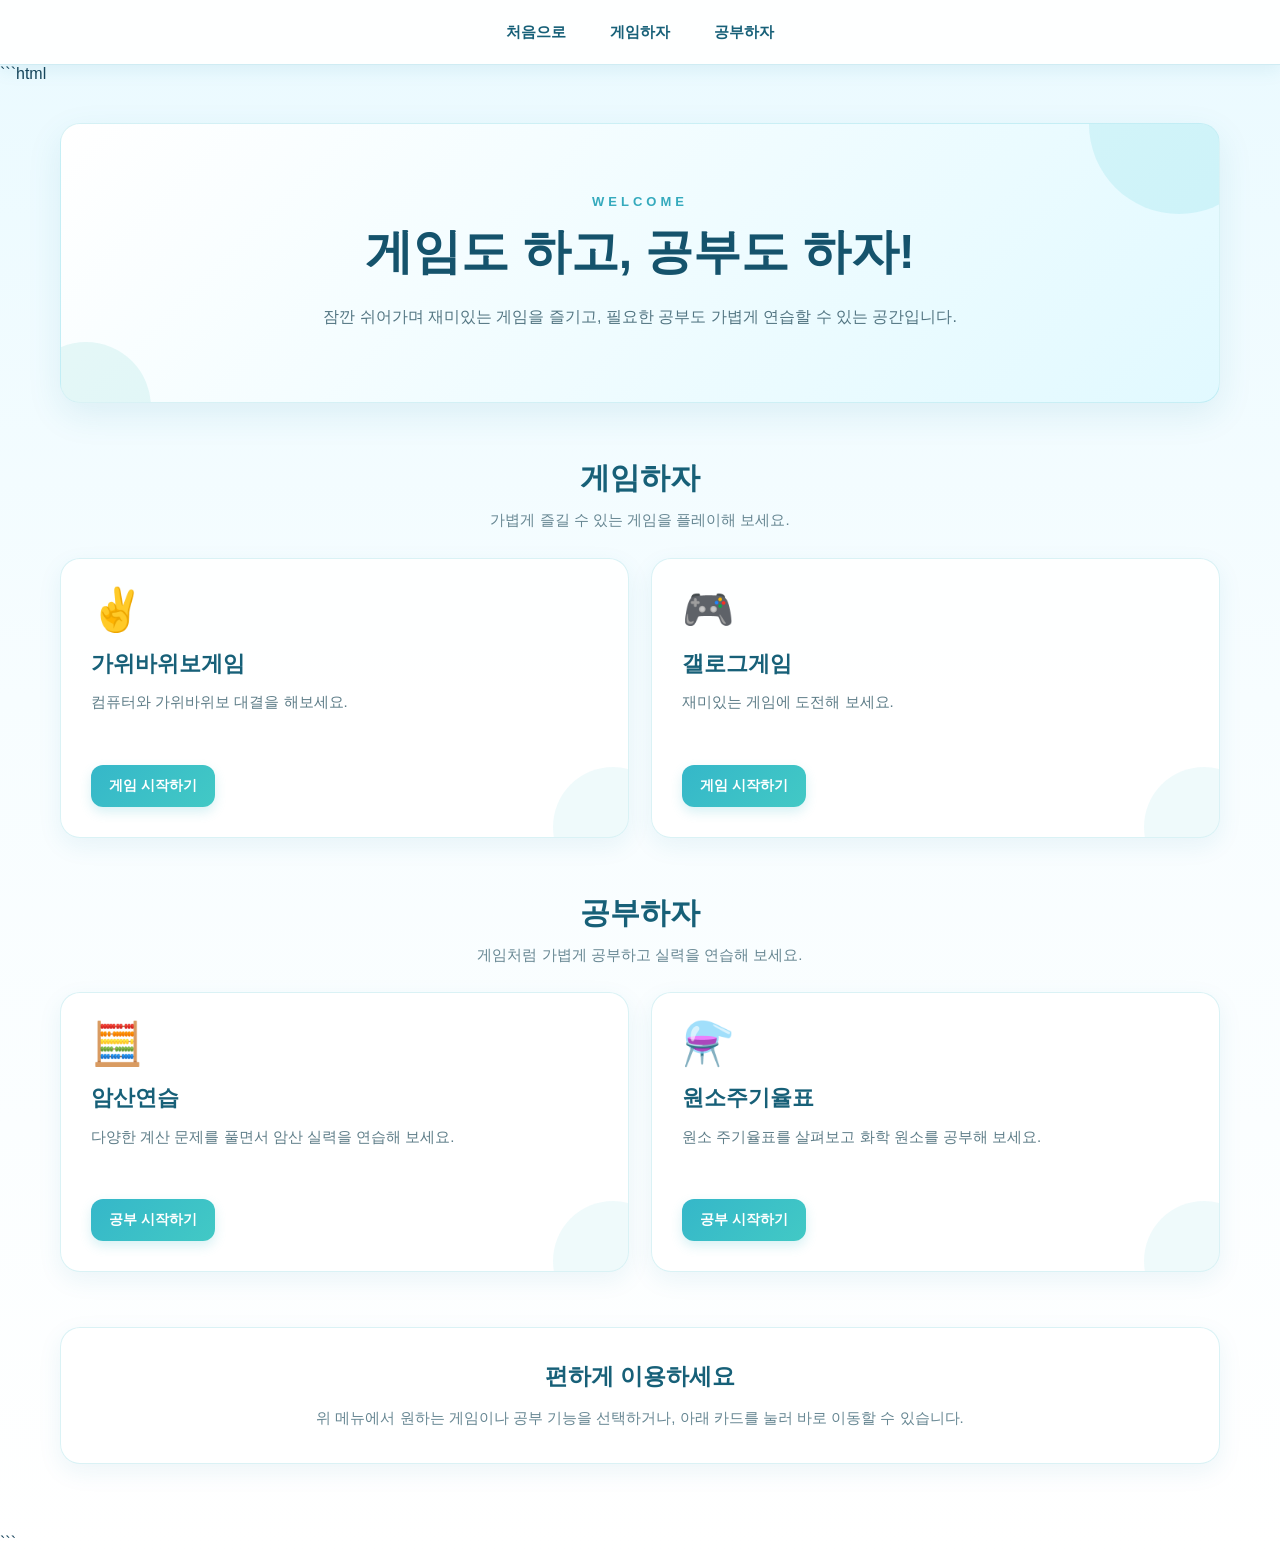
<file: index.html>
```html
<!-- 파일 경로: /index.html -->

<!DOCTYPE html>
<html lang="ko">
<head>
  <meta charset="UTF-8">
  <meta name="viewport" content="width=device-width, initial-scale=1.0">

  <title>게임과 공부의 작은 공간</title>

  <link rel="stylesheet" href="css/style.css">
</head>

<body>

  <main>

    <section class="hero-section card">

      <p class="hero-label">WELCOME</p>

      <h1>게임도 하고, 공부도 하자!</h1>

      <p class="hero-description">
        잠깐 쉬어가며 재미있는 게임을 즐기고,
        필요한 공부도 가볍게 연습할 수 있는 공간입니다.
      </p>

    </section>

    <section class="content-section">

      <div class="section-heading">
        <h2>게임하자</h2>

        <p>
          가볍게 즐길 수 있는 게임을 플레이해 보세요.
        </p>
      </div>

      <div class="card-grid">

        <a
          href="pages/rps.html"
          class="feature-card card"
        >
          <span class="feature-icon">✌️</span>

          <h3>가위바위보게임</h3>

          <p>
            컴퓨터와 가위바위보 대결을 해보세요.
          </p>

          <span class="feature-button">
            게임 시작하기
          </span>
        </a>

        <a
          href="pages/gallery-game.html"
          class="feature-card card"
        >
          <span class="feature-icon">🎮</span>

          <h3>갤로그게임</h3>

          <p>
            재미있는 게임에 도전해 보세요.
          </p>

          <span class="feature-button">
            게임 시작하기
          </span>
        </a>

      </div>

    </section>

    <section class="content-section">

      <div class="section-heading">
        <h2>공부하자</h2>

        <p>
          게임처럼 가볍게 공부하고 실력을 연습해 보세요.
        </p>
      </div>

      <div class="card-grid">

        <a
          href="pages/mental-math.html"
          class="feature-card card"
        >
          <span class="feature-icon">🧮</span>

          <h3>암산연습</h3>

          <p>
            다양한 계산 문제를 풀면서
            암산 실력을 연습해 보세요.
          </p>

          <span class="feature-button">
            공부 시작하기
          </span>
        </a>

        <a
          href="pages/periodic-table.html"
          class="feature-card card"
        >
          <span class="feature-icon">⚗️</span>

          <h3>원소주기율표</h3>

          <p>
            원소 주기율표를 살펴보고
            화학 원소를 공부해 보세요.
          </p>

          <span class="feature-button">
            공부 시작하기
          </span>
        </a>

      </div>

    </section>

    <section class="info-section card">

      <h2>편하게 이용하세요</h2>

      <p>
        위 메뉴에서 원하는 게임이나 공부 기능을 선택하거나,
        아래 카드를 눌러 바로 이동할 수 있습니다.
      </p>

    </section>

  </main>

  <script src="js/header.js"></script>

</body>
</html>
```
</file>
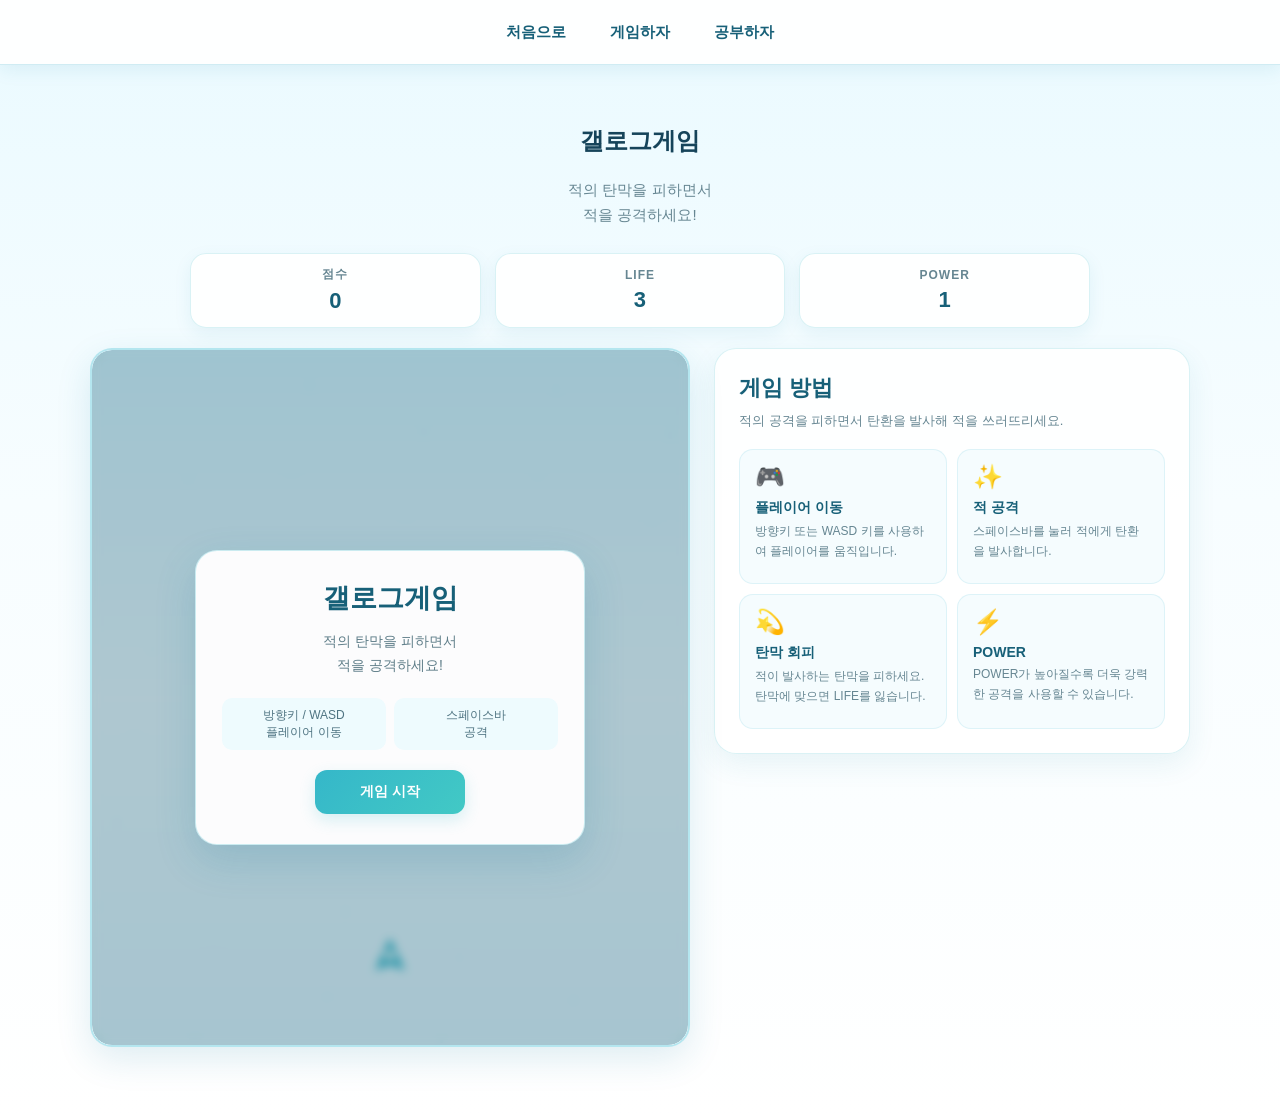
<file: pages/gallery-game.html>
<!-- 파일 경로: /pages/gallery-game.html -->

<!DOCTYPE html>
<html lang="ko">
<head>
  <meta charset="UTF-8">

  <meta
    name="viewport"
    content="width=device-width, initial-scale=1.0"
  >

  <title>갤로그게임</title>

  <link
    rel="stylesheet"
    href="../css/style.css"
  >
</head>

<body>

  <!-- ================================
       공통 상단 메뉴
  ================================= -->

  <header id="site-header"></header>


  <!-- ================================
       메인 콘텐츠
  ================================= -->

  <main>

    <section class="gallery-game-section">

      <!-- ================================
           게임 제목
      ================================= -->

      <div class="section-heading">

        <h1>갤로그게임</h1>

        <p>
          적의 탄막을 피하면서<br>
          적을 공격하세요!
        </p>

      </div>


      <!-- ================================
           게임 상태 표시
      ================================= -->

      <div class="gallery-game-status">

        <div class="gallery-game-status-item">

          <span>점수</span>

          <strong id="gallery-score">
            0
          </strong>

        </div>


        <div class="gallery-game-status-item">

          <span>LIFE</span>

          <strong id="gallery-life">
            3
          </strong>

        </div>


        <div class="gallery-game-status-item">

          <span>POWER</span>

          <strong id="gallery-power">
            1
          </strong>

        </div>

      </div>


      <!-- ================================
           게임 화면 + 게임 방법
      ================================= -->

      <div class="gallery-game-layout">


        <!-- ================================
             게임 화면
        ================================= -->

        <div class="gallery-game-canvas-wrapper">

          <canvas
            id="gallery-game-canvas"
            width="600"
            height="700"
          ></canvas>


          <!-- ================================
               게임 시작 / 종료 오버레이
          ================================= -->

          <div
            id="gallery-game-overlay"
            class="gallery-game-overlay"
          >

            <div class="gallery-game-overlay-card">

              <h2 id="gallery-game-overlay-title">
                갤로그게임
              </h2>

              <p id="gallery-game-overlay-message">
                적의 탄막을 피하면서<br>
                적을 공격하세요!
              </p>


              <!-- ================================
                   시작 화면 조작법
              ================================= -->

              <div
                id="gallery-game-controls"
                class="gallery-game-controls"
              >

                <p>
                  방향키 / WASD<br>
                  플레이어 이동
                </p>

                <p>
                  스페이스바<br>
                  공격
                </p>

              </div>


              <!-- ================================
                   게임 시작 버튼
              ================================= -->

              <button
                type="button"
                id="gallery-game-start-button"
                class="gallery-game-button"
              >
                게임 시작
              </button>

            </div>

          </div>

        </div>


        <!-- ================================
             게임 방법
        ================================= -->

        <section class="gallery-game-description">

          <div class="gallery-game-description-header">

            <h2>
              게임 방법
            </h2>

            <p>
              적의 공격을 피하면서 탄환을 발사해 적을 쓰러뜨리세요.
            </p>

          </div>


          <div class="gallery-game-description-grid">


            <!-- 플레이어 이동 -->

            <div class="gallery-game-description-card">

              <span
                class="gallery-game-description-icon"
                aria-hidden="true"
              >
                🎮
              </span>

              <strong>
                플레이어 이동
              </strong>

              <p>
                방향키 또는 WASD 키를 사용하여
                플레이어를 움직입니다.
              </p>

            </div>


            <!-- 공격 -->

            <div class="gallery-game-description-card">

              <span
                class="gallery-game-description-icon"
                aria-hidden="true"
              >
                ✨
              </span>

              <strong>
                적 공격
              </strong>

              <p>
                스페이스바를 눌러
                적에게 탄환을 발사합니다.
              </p>

            </div>


            <!-- 탄막 회피 -->

            <div class="gallery-game-description-card">

              <span
                class="gallery-game-description-icon"
                aria-hidden="true"
              >
                💫
              </span>

              <strong>
                탄막 회피
              </strong>

              <p>
                적이 발사하는 탄막을 피하세요.
                탄막에 맞으면 LIFE를 잃습니다.
              </p>

            </div>


            <!-- POWER -->

            <div class="gallery-game-description-card">

              <span
                class="gallery-game-description-icon"
                aria-hidden="true"
              >
                ⚡
              </span>

              <strong>
                POWER
              </strong>

              <p>
                POWER가 높아질수록
                더욱 강력한 공격을 사용할 수 있습니다.
              </p>

            </div>

          </div>

        </section>

      </div>

    </section>

  </main>


  <!-- ================================
       공통 메뉴 JavaScript
  ================================= -->

  <script src="../js/header.js"></script>


  <!-- ================================
       갤로그게임 JavaScript
  ================================= -->

  <script src="../js/gallery-game.js"></script>

</body>
</html>
</file>
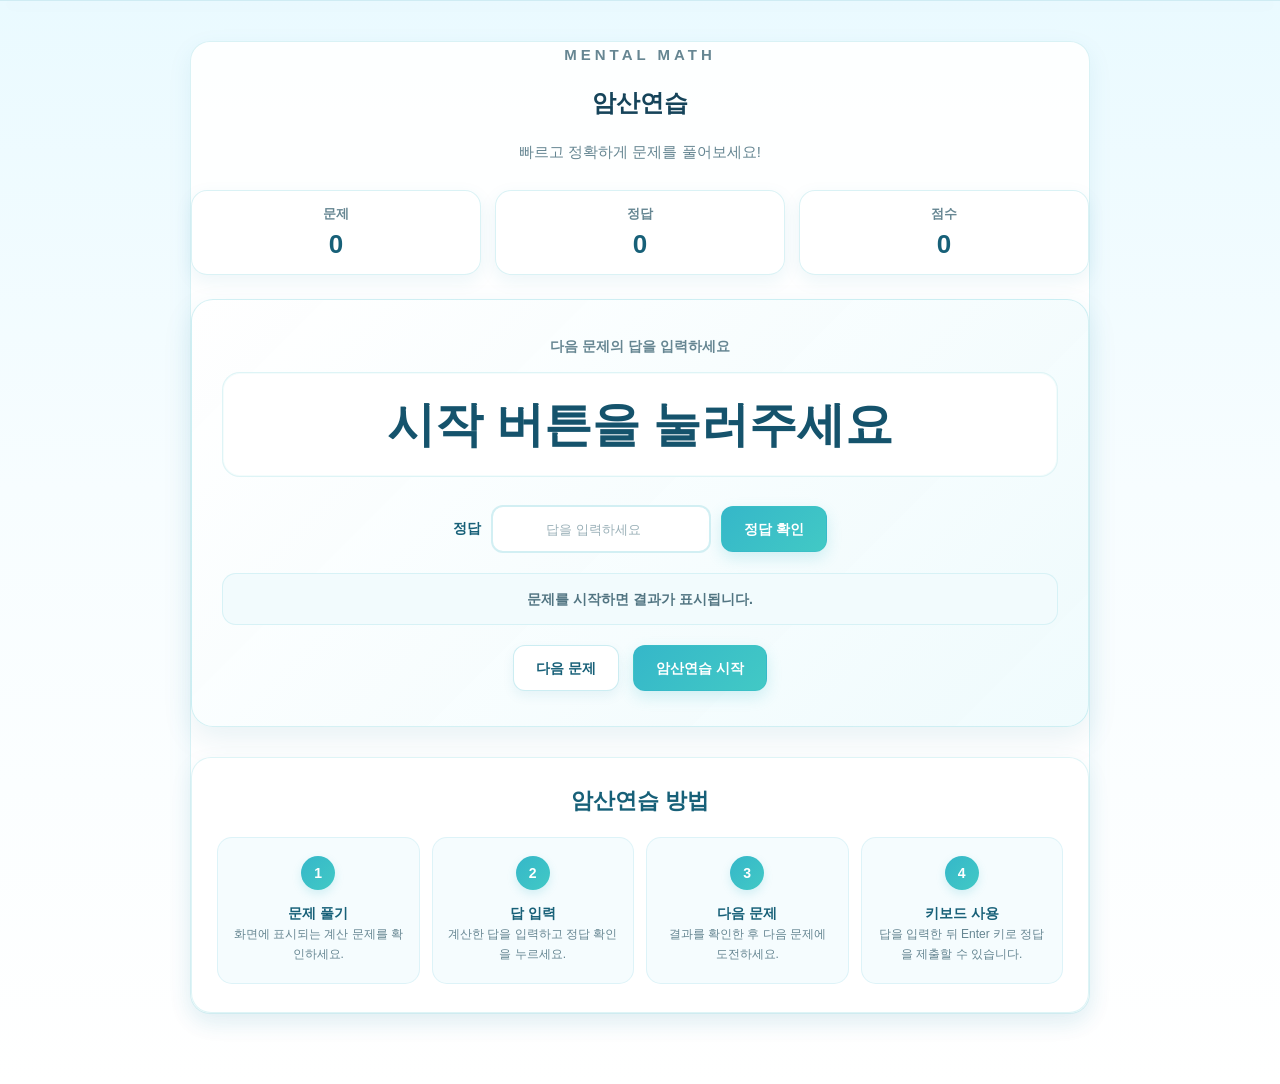
<file: pages/mental-math.html>
<!-- 파일 경로: /pages/mental-math.html -->

<!DOCTYPE html>
<html lang="ko">
<head>
  <meta charset="UTF-8" />
  <meta
    name="viewport"
    content="width=device-width, initial-scale=1.0"
  />

  <title>암산연습</title>

  <link
    rel="stylesheet"
    href="../css/style.css"
  />
</head>

<body>

  <!-- ================================
       공통 상단 메뉴
  ================================ -->

  <header
    id="site-header"
    class="site-header"
  ></header>


  <!-- ================================
       메인 콘텐츠
  ================================ -->

  <main>

    <!-- ================================
         암산연습 소개
    ================================ -->

    <section
      class="card content-section mental-math-section"
    >

      <div class="section-heading">

        <p class="hero-label">
          MENTAL MATH
        </p>

        <h1>
          암산연습
        </h1>

        <p>
          빠르고 정확하게 문제를 풀어보세요!
        </p>

      </div>


      <!-- ================================
           게임 상태
      ================================ -->

      <div
        class="mental-math-status"
      >

        <div
          class="mental-math-status-item"
        >

          <span>
            문제
          </span>

          <strong
            id="mental-math-question-number"
          >
            0
          </strong>

        </div>


        <div
          class="mental-math-status-item"
        >

          <span>
            정답
          </span>

          <strong
            id="mental-math-correct-count"
          >
            0
          </strong>

        </div>


        <div
          class="mental-math-status-item"
        >

          <span>
            점수
          </span>

          <strong
            id="mental-math-score"
          >
            0
          </strong>

        </div>

      </div>


      <!-- ================================
           문제 영역
      ================================ -->

      <div
        class="mental-math-question-card"
      >

        <p
          class="mental-math-question-label"
        >
          다음 문제의 답을 입력하세요
        </p>


        <div
          id="mental-math-question"
          class="mental-math-question"
        >
          시작 버튼을 눌러주세요
        </div>


        <!-- ================================
             답 입력
        ================================ -->

        <div
          class="mental-math-answer-area"
        >

          <label
            for="mental-math-answer"
            class="mental-math-answer-label"
          >
            정답
          </label>

          <input
            type="number"
            id="mental-math-answer"
            class="mental-math-answer-input"
            placeholder="답을 입력하세요"
            autocomplete="off"
            inputmode="numeric"
          />

          <button
            type="button"
            id="mental-math-submit-button"
            class="mental-math-button"
          >
            정답 확인
          </button>

        </div>


        <!-- ================================
             결과 표시
        ================================ -->

        <div
          id="mental-math-result"
          class="mental-math-result"
          aria-live="polite"
        >
          문제를 시작하면 결과가 표시됩니다.
        </div>


        <!-- ================================
             다음 문제
        ================================ -->

        <button
          type="button"
          id="mental-math-next-button"
          class="mental-math-button mental-math-next-button"
        >
          다음 문제
        </button>


        <!-- ================================
             게임 시작 / 재시작
        ================================ -->

        <button
          type="button"
          id="mental-math-start-button"
          class="mental-math-button mental-math-start-button"
        >
          암산연습 시작
        </button>

      </div>


      <!-- ================================
           게임 안내
      ================================ -->

      <div
        class="mental-math-info"
      >

        <h2>
          암산연습 방법
        </h2>

        <div
          class="mental-math-info-grid"
        >

          <div
            class="mental-math-info-card"
          >

            <span>
              1
            </span>

            <p>
              <strong>문제 풀기</strong><br />
              화면에 표시되는 계산 문제를 확인하세요.
            </p>

          </div>


          <div
            class="mental-math-info-card"
          >

            <span>
              2
            </span>

            <p>
              <strong>답 입력</strong><br />
              계산한 답을 입력하고 정답 확인을 누르세요.
            </p>

          </div>


          <div
            class="mental-math-info-card"
          >

            <span>
              3
            </span>

            <p>
              <strong>다음 문제</strong><br />
              결과를 확인한 후 다음 문제에 도전하세요.
            </p>

          </div>


          <div
            class="mental-math-info-card"
          >

            <span>
              4
            </span>

            <p>
              <strong>키보드 사용</strong><br />
              답을 입력한 뒤 Enter 키로 정답을 제출할 수 있습니다.
            </p>

          </div>

        </div>

      </div>

    </section>

  </main>


  <!-- ================================
       공통 메뉴 및 암산연습 JavaScript
  ================================ -->

  <script
    src="../js/header.js"
  ></script>

  <script
    src="../js/mental-math.js"
  ></script>

</body>
</html>
</file>
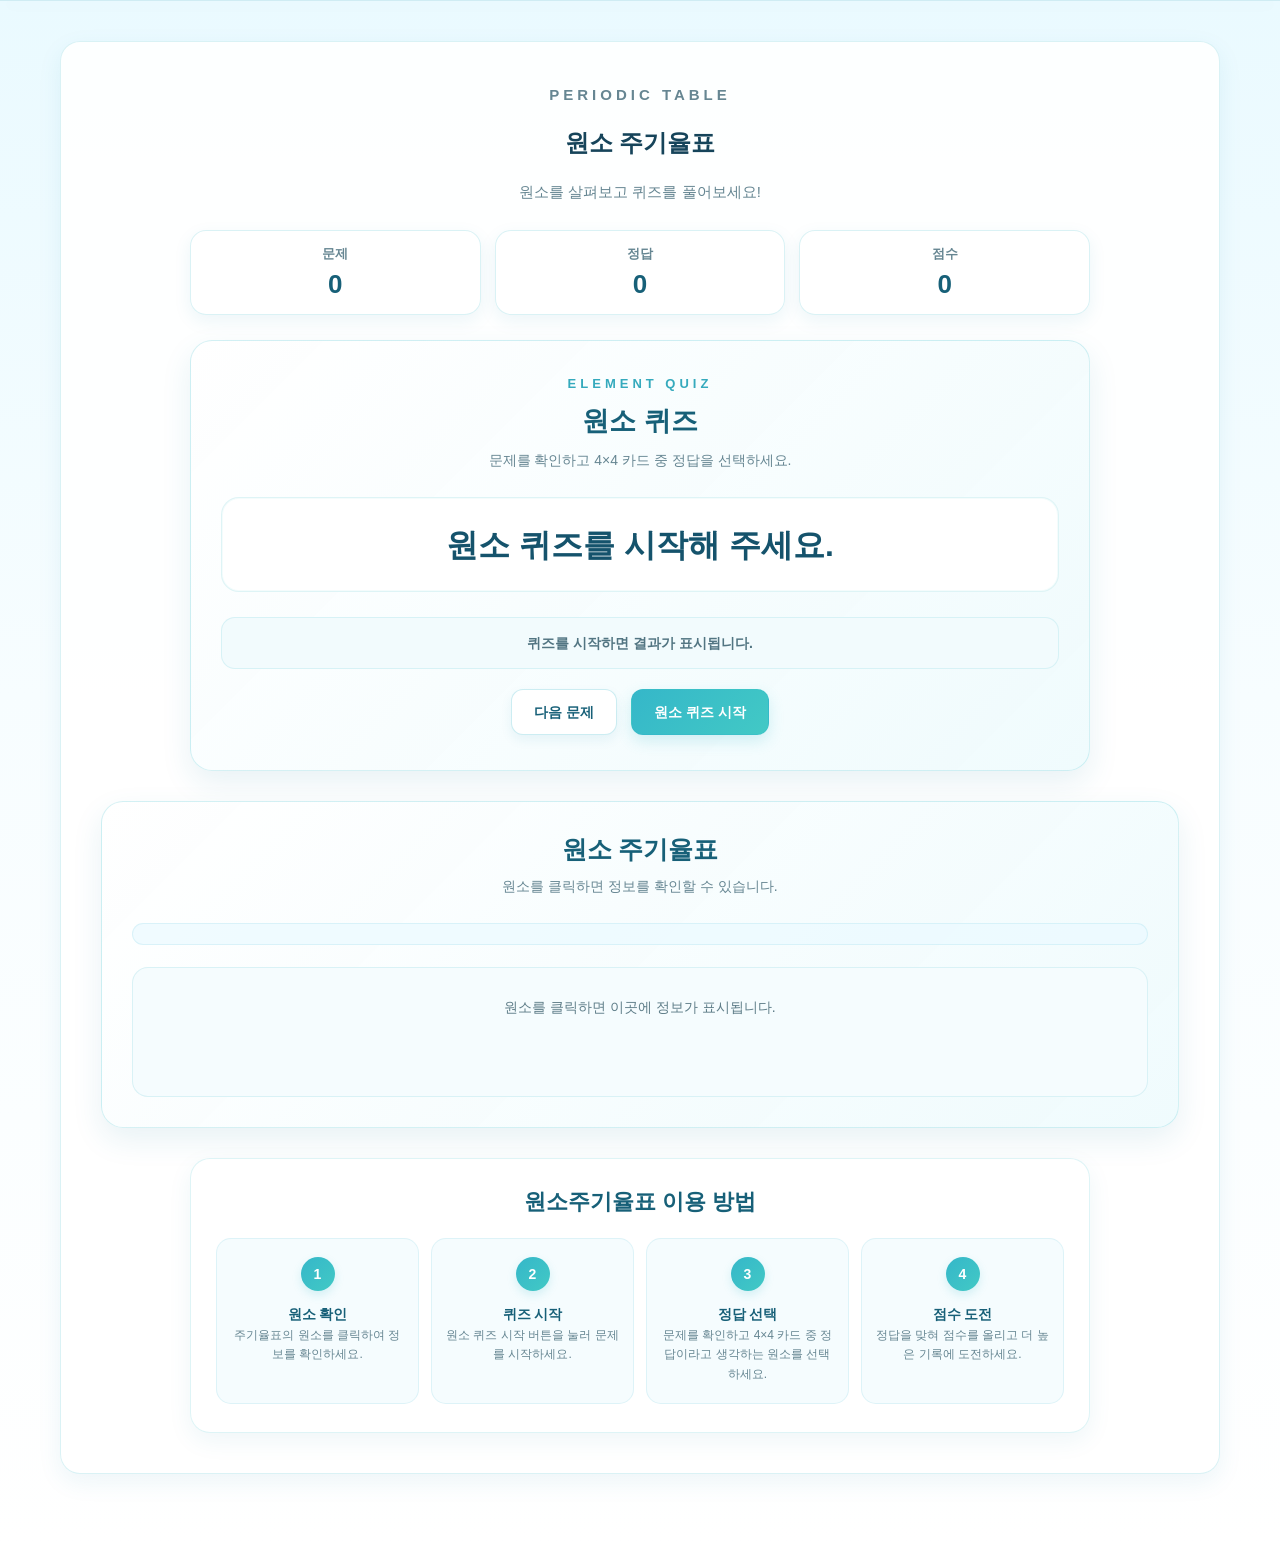
<file: pages/periodic-table.html>
<!-- 파일 경로: /pages/periodic-table.html -->

<!DOCTYPE html>
<html lang="ko">

<head>

  <meta charset="UTF-8" />

  <meta
    name="viewport"
    content="width=device-width, initial-scale=1.0"
  />

  <title>원소주기율표</title>

  <link
    rel="stylesheet"
    href="../css/style.css"
  />

</head>


<body>

  <!-- ================================
       공통 상단 메뉴
  ================================= -->

  <header
    id="site-header"
    class="site-header"
  ></header>


  <!-- ================================
       메인 콘텐츠
  ================================= -->

  <main>

    <!-- ================================
         원소주기율표 전체 영역
    ================================= -->

    <section
      class="card content-section periodic-table-section"
    >

      <!-- ================================
           페이지 제목
      ================================= -->

      <div class="section-heading">

        <p class="hero-label">
          PERIODIC TABLE
        </p>

        <h1>
          원소 주기율표
        </h1>

        <p>
          원소를 살펴보고 퀴즈를 풀어보세요!
        </p>

      </div>


      <!-- ================================
           게임 상태
      ================================= -->

      <div
        class="periodic-table-status"
      >

        <div
          class="periodic-table-status-item"
        >

          <span>
            문제
          </span>

          <strong
            id="periodic-table-question-number"
          >
            0
          </strong>

        </div>


        <div
          class="periodic-table-status-item"
        >

          <span>
            정답
          </span>

          <strong
            id="periodic-table-correct-count"
          >
            0
          </strong>

        </div>


        <div
          class="periodic-table-status-item"
        >

          <span>
            점수
          </span>

          <strong
            id="periodic-table-score"
          >
            0
          </strong>

        </div>

      </div>


      <!-- ================================
           원소 퀴즈 영역
      ================================= -->

      <div
        class="periodic-table-quiz-card"
      >

        <!-- ================================
             퀴즈 제목
        ================================= -->

        <div
          class="periodic-table-quiz-heading"
        >

          <p class="hero-label">
            ELEMENT QUIZ
          </p>

          <h2>
            원소 퀴즈
          </h2>

          <p>
            문제를 확인하고 4×4 카드 중 정답을 선택하세요.
          </p>

        </div>


        <!-- ================================
             퀴즈 문제
        ================================= -->

        <div
          id="periodic-table-question"
          class="periodic-table-question"
        >
          원소 퀴즈를 시작해 주세요.
        </div>


        <!-- ================================
             퀴즈 정답 카드 영역
             
             중요:
             이 영역은 실제 주기율표와 분리되어 있습니다.
             JavaScript에서 한 문제당 16개의 카드를
             이곳에 생성합니다.
        ================================= -->

        <div
          id="periodic-table-answer-cards"
          class="periodic-table-answer-cards"
        ></div>


        <!-- ================================
             퀴즈 결과
        ================================= -->

        <div
          id="periodic-table-result"
          class="periodic-table-result"
          aria-live="polite"
        >
          퀴즈를 시작하면 결과가 표시됩니다.
        </div>


        <!-- ================================
             다음 문제 버튼
        ================================= -->

        <button
          type="button"
          id="periodic-table-next-button"
          class="periodic-table-button periodic-table-next-button"
          disabled
        >
          다음 문제
        </button>


        <!-- ================================
             게임 시작 / 다시 시작 버튼
        ================================= -->

        <button
          type="button"
          id="periodic-table-start-button"
          class="periodic-table-button periodic-table-start-button"
        >
          원소 퀴즈 시작
        </button>

      </div>


      <!-- ================================
           실제 원소 주기율표 영역
      ================================= -->

      <div
        class="periodic-table-card"
      >

        <!-- ================================
             주기율표 제목
        ================================= -->

        <div
          class="periodic-table-heading"
        >

          <h2>
            원소 주기율표
          </h2>

          <p>
            원소를 클릭하면 정보를 확인할 수 있습니다.
          </p>

        </div>


        <!-- ================================
             실제 원소 주기율표
             
             중요:
             이 영역은 퀴즈 카드 영역과 분리되어 있습니다.
             JavaScript에서 118개의 원소를 생성합니다.
        ================================= -->

        <div
          id="periodic-table"
          class="periodic-table"
        ></div>


        <!-- ================================
             선택한 원소 정보
        ================================= -->

        <div
          id="periodic-table-element-info"
          class="periodic-table-element-info"
        >

          <p
            class="periodic-table-element-info-placeholder"
          >
            원소를 클릭하면 이곳에 정보가 표시됩니다.
          </p>

        </div>

      </div>


      <!-- ================================
           게임 이용 방법
      ================================= -->

      <div
        class="periodic-table-info"
      >

        <h2>
          원소주기율표 이용 방법
        </h2>


        <div
          class="periodic-table-info-grid"
        >

          <!-- ================================
               이용 방법 1
          ================================= -->

          <div
            class="periodic-table-info-card"
          >

            <span>
              1
            </span>

            <p>
              <strong>
                원소 확인
              </strong>

              <br />

              주기율표의 원소를 클릭하여 정보를 확인하세요.
            </p>

          </div>


          <!-- ================================
               이용 방법 2
          ================================= -->

          <div
            class="periodic-table-info-card"
          >

            <span>
              2
            </span>

            <p>
              <strong>
                퀴즈 시작
              </strong>

              <br />

              원소 퀴즈 시작 버튼을 눌러 문제를 시작하세요.
            </p>

          </div>


          <!-- ================================
               이용 방법 3
          ================================= -->

          <div
            class="periodic-table-info-card"
          >

            <span>
              3
            </span>

            <p>
              <strong>
                정답 선택
              </strong>

              <br />

              문제를 확인하고 4×4 카드 중 정답이라고 생각하는 원소를 선택하세요.
            </p>

          </div>


          <!-- ================================
               이용 방법 4
          ================================= -->

          <div
            class="periodic-table-info-card"
          >

            <span>
              4
            </span>

            <p>
              <strong>
                점수 도전
              </strong>

              <br />

              정답을 맞혀 점수를 올리고 더 높은 기록에 도전하세요.
            </p>

          </div>

        </div>

      </div>

    </section>

  </main>


  <!-- ================================
       공통 메뉴 JavaScript
  ================================= -->

  <script
    src="../js/header.js"
  ></script>


  <!-- ================================
       원소주기율표 JavaScript
  ================================= -->

  <script
    src="../js/periodic-table.js"
  ></script>

</body>

</html>
</file>
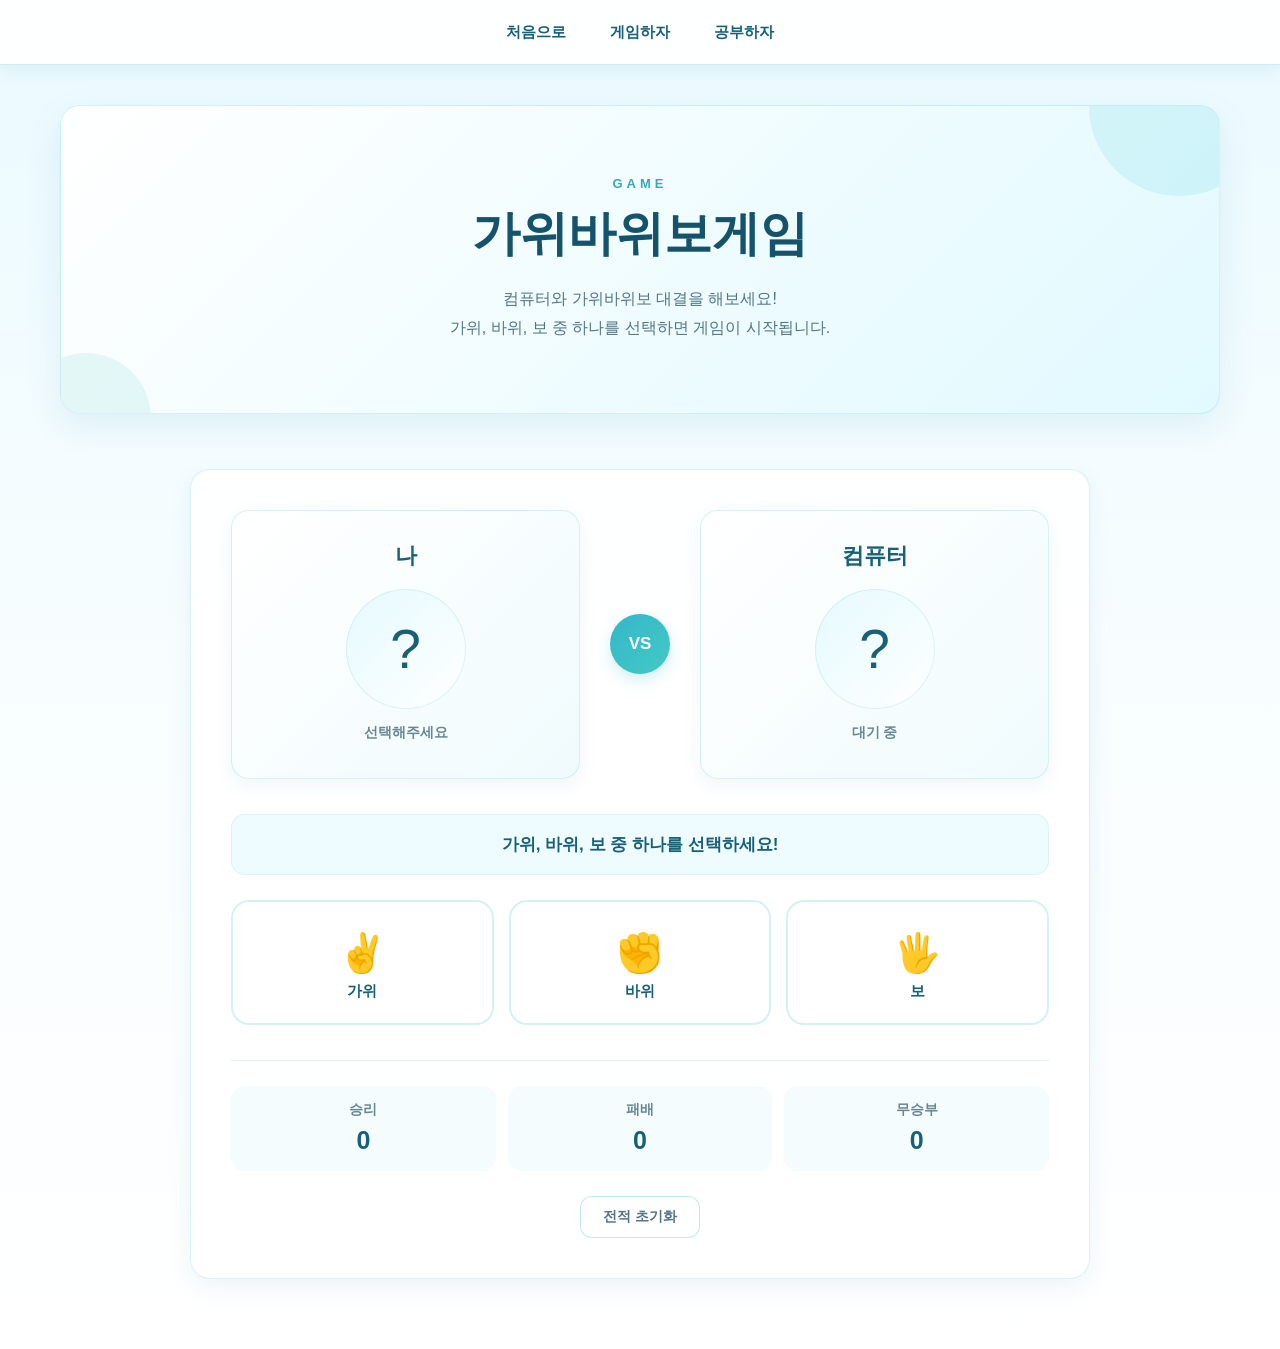
<file: pages/rps.html>
<!-- 파일 경로: /pages/rps.html -->

<!DOCTYPE html>
<html lang="ko">
<head>
  <meta charset="UTF-8">
  <meta
    name="viewport"
    content="width=device-width, initial-scale=1.0"
  >

  <title>가위바위보게임</title>

  <link rel="stylesheet" href="../css/style.css">

  <style>
    /* 파일 경로: /pages/rps.html */

    /* ================================
       가위바위보 게임 전체 영역
    ================================ */

    .rps-game-section {
      max-width: 900px;
      margin: 0 auto;
      padding: 40px;
    }


    /* ================================
       플레이어와 컴퓨터 영역
    ================================ */

    .rps-result-area {
      display: grid;

      grid-template-columns:
        minmax(0, 1fr)
        auto
        minmax(0, 1fr);

      align-items: center;

      gap: 30px;

      width: 100%;
    }


    /* ================================
       플레이어 카드
    ================================ */

    .rps-player {
      display: flex;
      flex-direction: column;
      align-items: center;
      justify-content: center;

      min-width: 0;

      padding: 30px 20px;

      border:
        1px solid
        rgba(53, 183, 201, 0.18);

      border-radius: 18px;

      background:
        linear-gradient(
          135deg,
          #ffffff,
          #f0fbfd
        );

      box-shadow:
        0 6px 18px
        rgba(31, 130, 160, 0.07);
    }


    .rps-player h2 {
      margin:
        0 0 18px;

      color: #176078;

      font-size: 22px;
    }


    /* ================================
       선택 결과 표시
    ================================ */

    .rps-choice-display {
      display: flex;
      align-items: center;
      justify-content: center;

      width: 120px;
      height: 120px;

      margin-bottom: 15px;

      border-radius: 50%;

      color: #176078;

      background:
        linear-gradient(
          135deg,
          #e5faff,
          #ffffff
        );

      font-size: 55px;

      box-shadow:
        inset 0 0 0 1px
        rgba(53, 183, 201, 0.15);
    }


    .rps-player p {
      min-height: 24px;

      margin: 0;

      color: #668692;

      font-size: 14px;
      font-weight: 600;

      text-align: center;
    }


    /* ================================
       VS
    ================================ */

    .rps-vs {
      display: flex;
      align-items: center;
      justify-content: center;

      width: 60px;
      height: 60px;

      border-radius: 50%;

      color: #ffffff;

      background:
        linear-gradient(
          135deg,
          #35b7c9,
          #42c9c5
        );

      font-size: 17px;
      font-weight: 800;

      box-shadow:
        0 6px 15px
        rgba(53, 183, 201, 0.22);
    }


    /* ================================
       게임 결과
    ================================ */

    .rps-game-result {
      margin:
        35px 0 25px;

      padding:
        18px 20px;

      border-radius: 14px;

      color: #176078;

      background:
        #effcff;

      font-size: 17px;
      font-weight: 700;

      text-align: center;
    }


    /* ================================
       선택 버튼 영역
    ================================ */

    .rps-button-area {
      display: grid;

      grid-template-columns:
        repeat(3, minmax(0, 1fr));

      gap: 15px;

      width: 100%;

      margin-bottom: 35px;
    }


    /* ================================
       가위바위보 버튼
    ================================ */

    .rps-choice-button {
      display: flex;
      flex-direction: column;
      align-items: center;
      justify-content: center;

      min-height: 125px;

      padding: 18px;

      border:
        2px solid
        rgba(53, 183, 201, 0.2);

      border-radius: 18px;

      color: #176078;

      background:
        #ffffff;

      font-family: inherit;

      cursor: pointer;

      transition:
        transform 0.2s ease,
        border-color 0.2s ease,
        background-color 0.2s ease,
        box-shadow 0.2s ease;
    }


    .rps-choice-button:hover {
      transform:
        translateY(-5px);

      border-color:
        rgba(53, 183, 201, 0.55);

      background:
        #f2fdff;

      box-shadow:
        0 10px 22px
        rgba(31, 130, 160, 0.12);
    }


    .rps-choice-button:active {
      transform:
        translateY(-1px);
    }


    .rps-choice-button:focus-visible {
      outline:
        3px solid
        rgba(53, 183, 201, 0.35);

      outline-offset:
        3px;
    }


    .rps-choice-button::first-line {
      font-size: 38px;
    }


    .rps-choice-button span {
      display: block;

      margin-top: 10px;

      font-size: 15px;
      font-weight: 700;
    }


    /* ================================
       점수판
    ================================ */

    .rps-score-board {
      display: grid;

      grid-template-columns:
        repeat(3, minmax(0, 1fr));

      gap: 12px;

      width: 100%;

      padding-top: 25px;

      border-top:
        1px solid
        rgba(53, 183, 201, 0.15);
    }


    .rps-score-item {
      display: flex;
      flex-direction: column;
      align-items: center;
      justify-content: center;

      min-height: 85px;

      padding: 15px;

      border-radius: 14px;

      background:
        #f5fcfd;
    }


    .rps-score-item span {
      margin-bottom: 7px;

      color: #668692;

      font-size: 14px;
      font-weight: 600;
    }


    .rps-score-item strong {
      color: #176078;

      font-size: 25px;
    }


    /* ================================
       태블릿
    ================================ */

    @media (max-width: 768px) {

      .rps-game-section {
        padding: 30px 20px;
      }

      .rps-result-area {
        gap: 15px;
      }

      .rps-choice-display {
        width: 100px;
        height: 100px;

        font-size: 45px;
      }

      .rps-player {
        padding:
          25px 15px;
      }

      .rps-vs {
        width: 52px;
        height: 52px;

        font-size: 15px;
      }
    }


    /* ================================
       스마트폰
    ================================ */

    @media (max-width: 520px) {

      .rps-game-section {
        padding:
          20px 15px;
      }


      .rps-result-area {
        grid-template-columns:
          1fr;

        gap: 12px;
      }


      .rps-player {
        width: 100%;

        padding:
          22px 15px;
      }


      .rps-choice-display {
        width: 90px;
        height: 90px;

        font-size: 40px;
      }


      .rps-vs {
        width: 48px;
        height: 48px;

        font-size: 14px;
      }


      .rps-game-result {
        margin:
          25px 0 20px;

        font-size: 15px;
      }


      .rps-button-area {
        grid-template-columns:
          1fr;

        gap: 10px;
      }


      .rps-choice-button {
        min-height:
          80px;

        flex-direction:
          row;

        gap: 12px;
      }


      .rps-choice-button span {
        margin-top: 0;
      }


      .rps-score-board {
        gap: 8px;
      }


      .rps-score-item {
        min-height:
          75px;

        padding:
          10px 5px;
      }


      .rps-score-item strong {
        font-size:
          21px;
      }
    }
  </style>
</head>

<body>

  <!-- 공통 상단 메뉴 -->
  <header id="site-header"></header>


  <main>

    <!-- 게임 제목 -->
    <section class="hero-section card">

      <p class="hero-label">GAME</p>

      <h1>가위바위보게임</h1>

      <p class="hero-description">
        컴퓨터와 가위바위보 대결을 해보세요!
        <br>
        가위, 바위, 보 중 하나를 선택하면 게임이 시작됩니다.
      </p>

    </section>


    <!-- 게임 영역 -->
    <section class="rps-game-section card">

      <!-- 플레이어와 컴퓨터 -->
      <div class="rps-result-area">

        <!-- 플레이어 -->
        <div class="rps-player">

          <h2>나</h2>

          <div
            id="player-choice"
            class="rps-choice-display"
          >
            ?
          </div>

          <p id="player-choice-text">
            선택해주세요
          </p>

        </div>


        <!-- VS -->
        <div class="rps-vs">
          VS
        </div>


        <!-- 컴퓨터 -->
        <div class="rps-player">

          <h2>컴퓨터</h2>

          <div
            id="computer-choice"
            class="rps-choice-display"
          >
            ?
          </div>

          <p id="computer-choice-text">
            대기 중
          </p>

        </div>

      </div>


      <!-- 게임 결과 -->
      <div
        id="game-result"
        class="rps-game-result"
      >
        가위, 바위, 보 중 하나를 선택하세요!
      </div>


      <!-- 선택 버튼 -->
      <div class="rps-button-area">

        <button
          type="button"
          class="rps-choice-button"
          data-choice="scissors"
        >
          <span>✌️</span>
          <span>가위</span>
        </button>


        <button
          type="button"
          class="rps-choice-button"
          data-choice="rock"
        >
          <span>✊</span>
          <span>바위</span>
        </button>


        <button
          type="button"
          class="rps-choice-button"
          data-choice="paper"
        >
          <span>🖐️</span>
          <span>보</span>
        </button>

      </div>


      <!-- 점수판 -->
      <div class="rps-score-board">

        <div class="rps-score-item">
          <span>승리</span>
          <strong id="win-score">0</strong>
        </div>

        <div class="rps-score-item">
          <span>패배</span>
          <strong id="lose-score">0</strong>
        </div>

        <div class="rps-score-item">
          <span>무승부</span>
          <strong id="draw-score">0</strong>
        </div>

      </div>

    </section>

  </main>


  <!-- 공통 메뉴 -->
  <script src="../js/header.js"></script>

  <!-- 가위바위보 게임 -->
  <script src="../js/rps.js"></script>

</body>
</html>
</file>
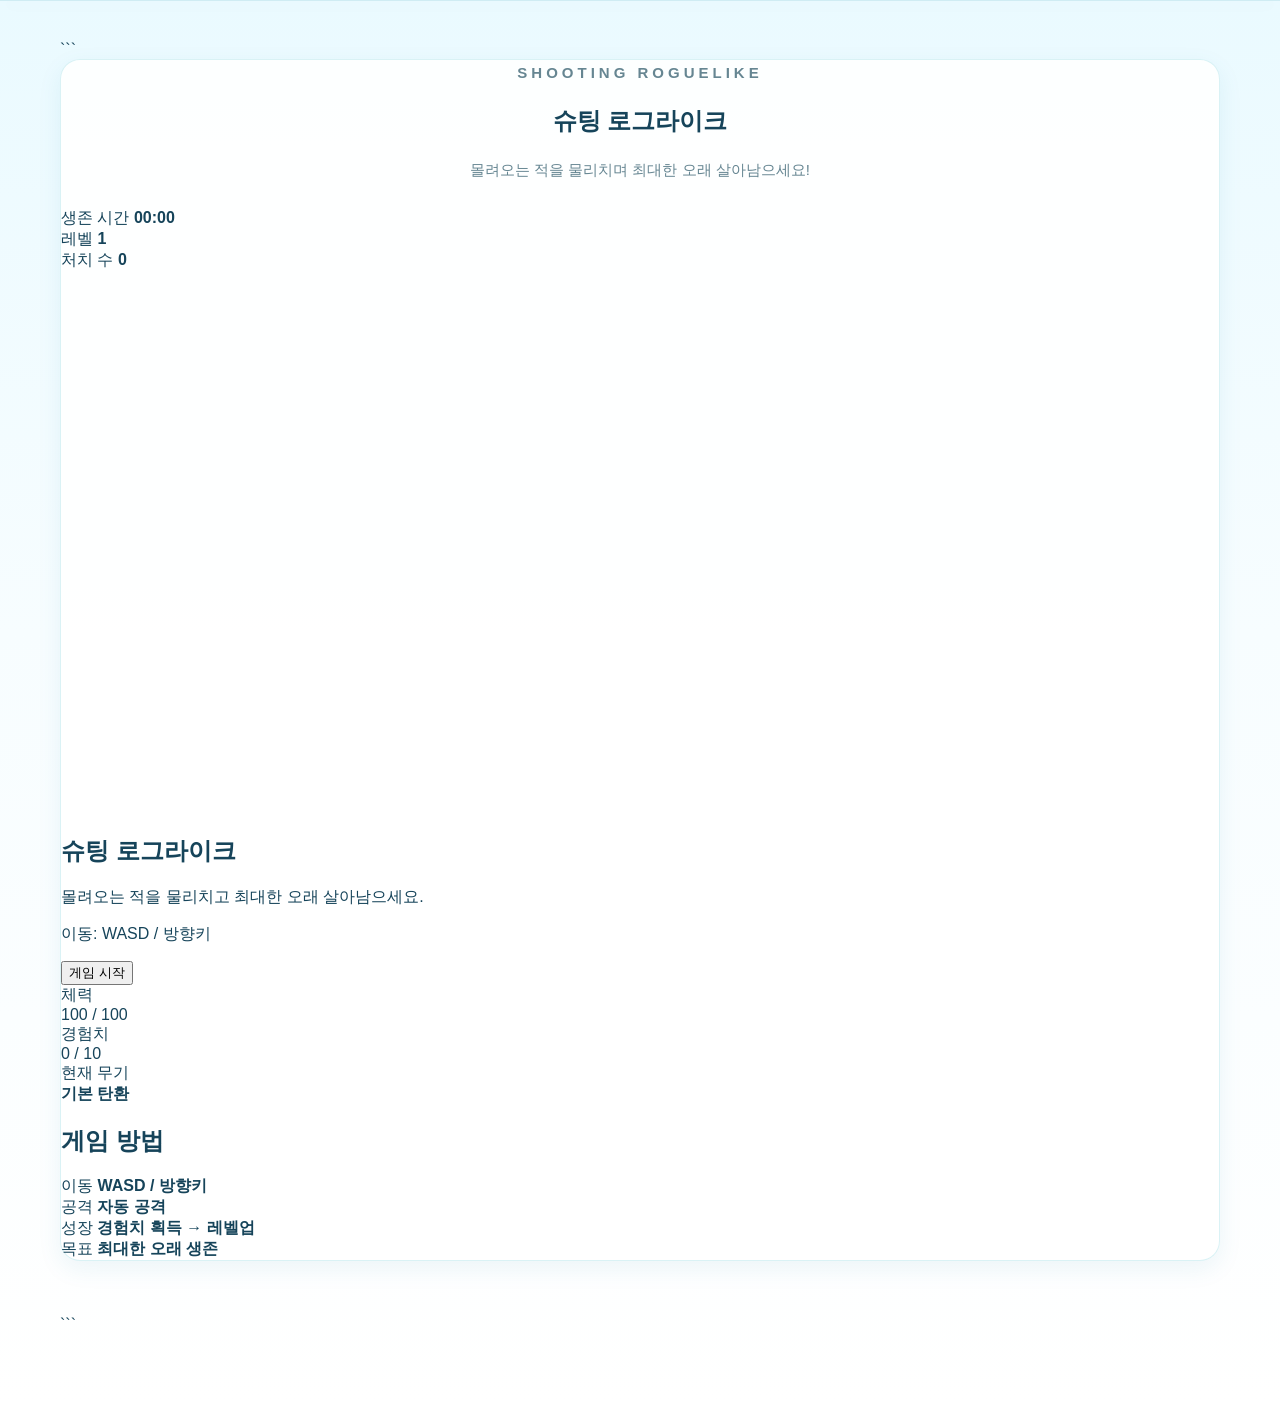
<file: pages/shooting-roguelike.html>
<!-- 파일 경로: /pages/shooting-roguelike.html -->

<!DOCTYPE html>

<html lang="ko">
<head>
  <meta charset="UTF-8" />
  <meta
    name="viewport"
    content="width=device-width, initial-scale=1.0"
  />

  <title>슈팅 로그라이크</title>

  <link
    rel="stylesheet"
    href="../css/style.css"
  />
</head>

<body>

  <!-- ================================
       공통 상단 메뉴
  ================================ -->

  <header
    id="site-header"
    class="site-header"
  ></header>

  <!-- ================================
       메인 콘텐츠
  ================================ -->

  <main>

```
<!-- ================================
     게임 소개 및 게임 영역
================================ -->

<section
  class="card content-section shooting-roguelike-section"
>

  <!-- ================================
       게임 제목
  ================================ -->

  <div class="section-heading">

    <p class="hero-label">
      SHOOTING ROGUELIKE
    </p>

    <h1>
      슈팅 로그라이크
    </h1>

    <p>
      몰려오는 적을 물리치며 최대한 오래 살아남으세요!
    </p>

  </div>


  <!-- ================================
       게임 상태 표시
  ================================ -->

  <div
    class="shooting-roguelike-status"
  >

    <div
      class="shooting-roguelike-status-item"
    >

      <span>
        생존 시간
      </span>

      <strong
        id="shooting-roguelike-time"
      >
        00:00
      </strong>

    </div>


    <div
      class="shooting-roguelike-status-item"
    >

      <span>
        레벨
      </span>

      <strong
        id="shooting-roguelike-level"
      >
        1
      </strong>

    </div>


    <div
      class="shooting-roguelike-status-item"
    >

      <span>
        처치 수
      </span>

      <strong
        id="shooting-roguelike-kills"
      >
        0
      </strong>

    </div>

  </div>


  <!-- ================================
       게임 화면
  ================================ -->

  <div
    class="shooting-roguelike-game-wrapper"
  >

    <canvas
      id="shooting-roguelike-canvas"
      class="shooting-roguelike-canvas"
      width="960"
      height="540"
    ></canvas>


    <!-- ================================
         게임 시작 화면
    ================================ -->

    <div
      id="shooting-roguelike-start-screen"
      class="shooting-roguelike-overlay"
    >

      <div
        class="shooting-roguelike-overlay-content"
      >

        <h2>
          슈팅 로그라이크
        </h2>

        <p>
          몰려오는 적을 물리치고 최대한 오래 살아남으세요.
        </p>

        <p>
          이동: WASD / 방향키
        </p>

        <button
          type="button"
          id="shooting-roguelike-start-button"
          class="shooting-roguelike-button shooting-roguelike-start-button"
        >
          게임 시작
        </button>

      </div>

    </div>


    <!-- ================================
         게임 오버 화면
    ================================ -->

    <div
      id="shooting-roguelike-game-over-screen"
      class="shooting-roguelike-overlay"
      hidden
    >

      <div
        class="shooting-roguelike-overlay-content"
      >

        <h2>
          GAME OVER
        </h2>

        <div
          class="shooting-roguelike-final-status"
        >

          <p>
            생존 시간:
            <strong
              id="shooting-roguelike-final-time"
            >
              00:00
            </strong>
          </p>

          <p>
            처치 수:
            <strong
              id="shooting-roguelike-final-kills"
            >
              0
            </strong>
          </p>

          <p>
            최종 레벨:
            <strong
              id="shooting-roguelike-final-level"
            >
              1
            </strong>
          </p>

          <p>
            최고 기록:
            <strong
              id="shooting-roguelike-high-score"
            >
              00:00
            </strong>
          </p>

        </div>

        <button
          type="button"
          id="shooting-roguelike-restart-button"
          class="shooting-roguelike-button shooting-roguelike-restart-button"
        >
          다시 시작
        </button>

      </div>

    </div>


    <!-- ================================
         레벨업 화면
    ================================ -->

    <div
      id="shooting-roguelike-level-up-screen"
      class="shooting-roguelike-overlay"
      hidden
    >

      <div
        class="shooting-roguelike-overlay-content"
      >

        <h2>
          LEVEL UP!
        </h2>

        <p>
          강화할 능력을 선택하세요.
        </p>

        <div
          id="shooting-roguelike-upgrade-list"
          class="shooting-roguelike-upgrade-list"
        ></div>

      </div>

    </div>

  </div>


  <!-- ================================
       게임 정보
  ================================ -->

  <div
    class="shooting-roguelike-game-info"
  >

    <!-- ================================
         체력
    ================================ -->

    <div
      class="shooting-roguelike-info-item"
    >

      <div
        class="shooting-roguelike-info-label"
      >
        체력
      </div>

      <div
        class="shooting-roguelike-health-bar"
      >

        <div
          id="shooting-roguelike-health-fill"
          class="shooting-roguelike-health-fill"
        ></div>

      </div>

      <span
        id="shooting-roguelike-health-text"
      >
        100 / 100
      </span>

    </div>


    <!-- ================================
         경험치
    ================================ -->

    <div
      class="shooting-roguelike-info-item"
    >

      <div
        class="shooting-roguelike-info-label"
      >
        경험치
      </div>

      <div
        class="shooting-roguelike-exp-bar"
      >

        <div
          id="shooting-roguelike-exp-fill"
          class="shooting-roguelike-exp-fill"
        ></div>

      </div>

      <span
        id="shooting-roguelike-exp-text"
      >
        0 / 10
      </span>

    </div>


    <!-- ================================
         현재 무기
    ================================ -->

    <div
      class="shooting-roguelike-info-item"
    >

      <div
        class="shooting-roguelike-info-label"
      >
        현재 무기
      </div>

      <strong
        id="shooting-roguelike-weapon"
      >
        기본 탄환
      </strong>

    </div>

  </div>


  <!-- ================================
       게임 안내
  ================================ -->

  <div
    class="shooting-roguelike-controls"
  >

    <h2>
      게임 방법
    </h2>

    <div
      class="shooting-roguelike-controls-grid"
    >

      <div
        class="shooting-roguelike-control-card"
      >

        <span>
          이동
        </span>

        <strong>
          WASD / 방향키
        </strong>

      </div>


      <div
        class="shooting-roguelike-control-card"
      >

        <span>
          공격
        </span>

        <strong>
          자동 공격
        </strong>

      </div>


      <div
        class="shooting-roguelike-control-card"
      >

        <span>
          성장
        </span>

        <strong>
          경험치 획득 → 레벨업
        </strong>

      </div>


      <div
        class="shooting-roguelike-control-card"
      >

        <span>
          목표
        </span>

        <strong>
          최대한 오래 생존
        </strong>

      </div>

    </div>

  </div>

</section>
```

  </main>

  <!-- ================================
       공통 메뉴 및 슈팅 로그라이크 JavaScript
  ================================ -->

  <script
    src="../js/header.js"
  ></script>

  <script
    src="../js/shooting-roguelike.js"
  ></script>

</body>
</html>
</file>
<file: css/style.css>
/* 파일 경로: /css/style.css */

/* ================================
   기본 설정
================================ */

* {
  box-sizing: border-box;
}

html {
  margin: 0;
  padding: 0;
  min-height: 100%;
}

body {
  margin: 0;
  padding: 0;
  min-height: 100vh;

  font-family:
    "Malgun Gothic",
    "맑은 고딕",
    Arial,
    sans-serif;

  color: #16445a;

  background:
    linear-gradient(
      180deg,
      #eafaff 0%,
      #f7fdff 45%,
      #ffffff 100%
    );
}

/* ================================
   공통 상단 메뉴
================================ */

.site-header {
  position: sticky;
  top: 0;
  z-index: 1000;

  width: 100%;

  background: rgba(255, 255, 255, 0.94);

  border-bottom:
    1px solid
    rgba(69, 180, 205, 0.25);

  box-shadow:
    0 4px 18px
    rgba(31, 130, 160, 0.1);

  backdrop-filter: blur(10px);
}

.site-nav {
  width: 100%;
  max-width: 1200px;

  margin: 0 auto;
  padding: 0 20px;
}

.main-menu {
  display: flex;
  align-items: center;
  justify-content: center;

  gap: 8px;

  margin: 0;
  padding: 10px 0;

  list-style: none;
}

.menu-item {
  position: relative;
}

.menu-link {
  display: flex;
  align-items: center;
  justify-content: center;

  min-height: 44px;

  padding: 10px 18px;

  border: none;
  border-radius: 14px;

  color: #176078;
  background: transparent;

  font: inherit;
  font-size: 15px;
  font-weight: 700;

  line-height: 1.2;
  text-decoration: none;

  cursor: pointer;

  transition:
    background-color 0.2s ease,
    color 0.2s ease,
    transform 0.2s ease,
    box-shadow 0.2s ease;
}

.menu-link:hover,
.menu-link:focus-visible {
  color: #ffffff;

  background:
    linear-gradient(
      135deg,
      #35b7c9,
      #42c9c5
    );

  outline: none;

  box-shadow:
    0 5px 12px
    rgba(53, 183, 201, 0.2);
}

.menu-link:active {
  transform: translateY(1px);
}

/* ================================
   하위 메뉴
================================ */

.submenu {
  position: absolute;

  top: calc(100% + 8px);
  left: 50%;

  min-width: 190px;

  margin: 0;
  padding: 8px;

  border:
    1px solid
    rgba(53, 183, 201, 0.2);

  border-radius: 16px;

  background:
    rgba(255, 255, 255, 0.98);

  box-shadow:
    0 10px 28px
    rgba(31, 130, 160, 0.16);

  list-style: none;

  opacity: 0;
  visibility: hidden;

  transform:
    translate(-50%, -8px);

  transition:
    opacity 0.2s ease,
    visibility 0.2s ease,
    transform 0.2s ease;
}

.submenu-item {
  margin: 0;
  padding: 0;
}

.submenu-link {
  display: block;

  width: 100%;

  padding: 11px 14px;

  border-radius: 10px;

  color: #24657a;

  font-size: 14px;
  font-weight: 600;

  line-height: 1.4;
  text-align: left;

  text-decoration: none;
  white-space: nowrap;

  transition:
    background-color 0.2s ease,
    color 0.2s ease,
    transform 0.2s ease;
}

.submenu-link:hover,
.submenu-link:focus-visible {
  color: #ffffff;

  background:
    linear-gradient(
      135deg,
      #55c5d3,
      #48c4b8
    );

  outline: none;

  transform: translateX(2px);
}

.menu-dropdown.is-hover .submenu {
  opacity: 1;
  visibility: visible;

  transform:
    translate(-50%, 0);
}

.menu-dropdown.is-open .submenu {
  opacity: 1;
  visibility: visible;

  transform:
    translate(-50%, 0);
}

.menu-dropdown.is-open > .menu-toggle {
  color: #ffffff;

  background:
    linear-gradient(
      135deg,
      #35b7c9,
      #42c9c5
    );
}

/* ================================
   메인 콘텐츠
================================ */

main {
  width: 100%;
  max-width: 1200px;

  margin: 0 auto;

  padding:
    40px 20px 70px;
}

/* ================================
   공통 카드
================================ */

.card {
  border:
    1px solid
    rgba(53, 183, 201, 0.18);

  border-radius: 20px;

  background:
    rgba(255, 255, 255, 0.9);

  box-shadow:
    0 8px 24px
    rgba(31, 130, 160, 0.08);
}

/* ================================
   메인 환영 영역
================================ */

.hero-section {
  position: relative;

  overflow: hidden;

  margin-bottom: 55px;

  padding:
    70px 30px;

  text-align: center;

  background:
    linear-gradient(
      135deg,
      rgba(255, 255, 255, 0.96),
      rgba(224, 249, 255, 0.96)
    );

  box-shadow:
    0 12px 35px
    rgba(31, 130, 160, 0.1);
}

.hero-section::before {
  content: "";

  position: absolute;

  width: 180px;
  height: 180px;

  top: -90px;
  right: -50px;

  border-radius: 50%;

  background:
    rgba(84, 204, 216, 0.16);
}

.hero-section::after {
  content: "";

  position: absolute;

  width: 130px;
  height: 130px;

  bottom: -70px;
  left: -40px;

  border-radius: 50%;

  background:
    rgba(67, 194, 184, 0.12);
}

.hero-label {
  position: relative;
  z-index: 1;

  margin:
    0 0 12px;

  color: #35aabd;

  font-size: 13px;
  font-weight: 800;

  letter-spacing: 4px;
}

.hero-section h1 {
  position: relative;
  z-index: 1;

  margin: 0;

  color: #15536c;

  font-size:
    clamp(30px, 5vw, 48px);

  line-height: 1.3;
}

.hero-description {
  position: relative;
  z-index: 1;

  max-width: 650px;

  margin:
    20px auto 0;

  color: #527582;

  font-size: 16px;

  line-height: 1.8;
}

/* ================================
   콘텐츠 영역
================================ */

.content-section {
  margin-bottom: 55px;
}

.section-heading {
  margin-bottom: 25px;

  text-align: center;
}

.section-heading h2 {
  margin:
    0 0 10px;

  color: #176078;

  font-size: 30px;

  line-height: 1.3;
}

.section-heading p {
  margin: 0;

  color: #668692;

  font-size: 15px;

  line-height: 1.7;
}

/* ================================
   카드 그리드
================================ */

.card-grid {
  display: grid;

  grid-template-columns:
    repeat(2, minmax(0, 1fr));

  gap: 22px;
}

/* ================================
   게임·공부 카드
================================ */

.feature-card {
  position: relative;

  display: flex;
  flex-direction: column;

  min-height: 280px;

  padding: 30px;

  color: inherit;

  text-decoration: none;

  overflow: hidden;

  transition:
    transform 0.25s ease,
    box-shadow 0.25s ease,
    border-color 0.25s ease;
}

.feature-card:hover {
  transform:
    translateY(-7px);

  border-color:
    rgba(53, 183, 201, 0.4);

  box-shadow:
    0 16px 35px
    rgba(31, 130, 160, 0.16);
}

.feature-card:active {
  transform:
    translateY(-3px);
}

.feature-card::after {
  content: "";

  position: absolute;

  width: 120px;
  height: 120px;

  right: -45px;
  bottom: -50px;

  border-radius: 50%;

  background:
    rgba(53, 183, 201, 0.08);

  transition:
    transform 0.3s ease;
}

.feature-card:hover::after {
  transform:
    scale(1.4);
}

.feature-icon {
  position: relative;
  z-index: 1;

  display: block;

  margin-bottom: 18px;

  font-size: 42px;

  line-height: 1;
}

.feature-card h3 {
  position: relative;
  z-index: 1;

  margin:
    0 0 10px;

  color: #176078;

  font-size: 22px;

  line-height: 1.4;
}

.feature-card p {
  position: relative;
  z-index: 1;

  margin:
    0 0 25px;

  color: #5e7d88;

  font-size: 15px;

  line-height: 1.7;
}

.feature-button {
  position: relative;
  z-index: 1;

  display: inline-flex;
  align-items: center;
  justify-content: center;

  align-self: flex-start;

  min-height: 42px;

  margin-top: auto;

  padding:
    10px 18px;

  border-radius: 12px;

  color: #ffffff;

  background:
    linear-gradient(
      135deg,
      #35b7c9,
      #42c9c5
    );

  font-size: 14px;
  font-weight: 700;

  box-shadow:
    0 5px 12px
    rgba(53, 183, 201, 0.2);

  transition:
    transform 0.2s ease,
    box-shadow 0.2s ease;
}

.feature-card:hover .feature-button {
  transform:
    translateY(-2px);

  box-shadow:
    0 8px 16px
    rgba(53, 183, 201, 0.28);
}

/* ================================
   안내 영역
================================ */

.info-section {
  padding:
    32px 25px;

  text-align: center;
}

.info-section h2 {
  margin:
    0 0 12px;

  color: #176078;

  font-size: 23px;

  line-height: 1.4;
}

.info-section p {
  max-width: 650px;

  margin: 0 auto;

  color: #668692;

  font-size: 15px;

  line-height: 1.8;
}


/* ==================================================
   가위바위보 게임 전용 디자인
================================================== */

/* ================================
   게임 전체 영역
================================ */

.rps-game-section {
  max-width: 900px;
  margin: 0 auto;
  padding: 40px;
}


/* ================================
   플레이어와 컴퓨터
================================ */

.rps-result-area {
  display: grid;

  grid-template-columns:
    minmax(0, 1fr)
    auto
    minmax(0, 1fr);

  align-items: center;

  gap: 30px;

  width: 100%;
}


.rps-player {
  display: flex;
  flex-direction: column;
  align-items: center;
  justify-content: center;

  min-width: 0;

  padding: 30px 20px;

  border:
    1px solid
    rgba(53, 183, 201, 0.18);

  border-radius: 18px;

  background:
    linear-gradient(
      135deg,
      #ffffff,
      #f0fbfd
    );

  box-shadow:
    0 6px 18px
    rgba(31, 130, 160, 0.07);
}


.rps-player h2 {
  margin:
    0 0 18px;

  color: #176078;

  font-size: 22px;
}


/* ================================
   선택 결과
================================ */

.rps-choice-display {
  display: flex;
  align-items: center;
  justify-content: center;

  width: 120px;
  height: 120px;

  margin-bottom: 15px;

  border-radius: 50%;

  color: #176078;

  background:
    linear-gradient(
      135deg,
      #e5faff,
      #ffffff
    );

  font-size: 55px;

  box-shadow:
    inset 0 0 0 1px
    rgba(53, 183, 201, 0.15);
}


/* 선택 결과 등장 애니메이션 */

.rps-choice-animation {
  animation:
    rpsChoicePop
    0.45s
    ease-out;
}


@keyframes rpsChoicePop {

  0% {
    opacity: 0;

    transform:
      scale(0.55)
      rotate(-12deg);
  }

  60% {
    opacity: 1;

    transform:
      scale(1.12)
      rotate(4deg);
  }

  100% {
    opacity: 1;

    transform:
      scale(1)
      rotate(0deg);
  }

}


.rps-player p {
  min-height: 24px;

  margin: 0;

  color: #668692;

  font-size: 14px;
  font-weight: 600;

  text-align: center;
}


/* ================================
   VS
================================ */

.rps-vs {
  display: flex;
  align-items: center;
  justify-content: center;

  width: 60px;
  height: 60px;

  border-radius: 50%;

  color: #ffffff;

  background:
    linear-gradient(
      135deg,
      #35b7c9,
      #42c9c5
    );

  font-size: 17px;
  font-weight: 800;

  box-shadow:
    0 6px 15px
    rgba(53, 183, 201, 0.22);
}


/* ================================
   게임 결과
================================ */

.rps-game-result {
  margin:
    35px 0 25px;

  padding:
    18px 20px;

  border:
    1px solid
    rgba(53, 183, 201, 0.12);

  border-radius: 14px;

  color: #176078;

  background:
    #effcff;

  font-size: 17px;
  font-weight: 700;

  text-align: center;

  transition:
    color 0.2s ease,
    background-color 0.2s ease,
    border-color 0.2s ease;
}


/* 결과 등장 애니메이션 */

.rps-result-animation {
  animation:
    rpsResultPop
    0.45s
    ease-out;
}


@keyframes rpsResultPop {

  0% {
    opacity: 0;

    transform:
      translateY(8px)
      scale(0.96);
  }

  70% {
    opacity: 1;

    transform:
      translateY(-2px)
      scale(1.02);
  }

  100% {
    opacity: 1;

    transform:
      translateY(0)
      scale(1);
  }

}


/* ================================
   승리·패배·무승부 상태
================================ */

.rps-game-result.rps-win {
  color: #08765e;

  background:
    #e8faf5;

  border-color:
    rgba(32, 170, 135, 0.25);
}


.rps-game-result.rps-lose {
  color: #a04e5a;

  background:
    #fff0f3;

  border-color:
    rgba(210, 103, 120, 0.25);
}


.rps-game-result.rps-draw {
  color: #6a657e;

  background:
    #f3f1fa;

  border-color:
    rgba(125, 116, 160, 0.2);
}


/* ================================
   선택 버튼 영역
================================ */

.rps-button-area {
  display: grid;

  grid-template-columns:
    repeat(3, minmax(0, 1fr));

  gap: 15px;

  width: 100%;

  margin-bottom: 35px;
}


/* ================================
   선택 버튼
================================ */

.rps-choice-button {
  display: flex;
  flex-direction: column;
  align-items: center;
  justify-content: center;

  min-height: 125px;

  padding: 18px;

  border:
    2px solid
    rgba(53, 183, 201, 0.2);

  border-radius: 18px;

  color: #176078;

  background:
    #ffffff;

  font-family: inherit;

  cursor: pointer;

  transition:
    transform 0.2s ease,
    border-color 0.2s ease,
    background-color 0.2s ease,
    box-shadow 0.2s ease;
}


/* 버튼 내부 이모지 */

.rps-choice-button > span:first-child {
  font-size: 38px;

  line-height: 1;
}


/* 버튼 내부 글자 */

.rps-choice-button > span:last-child {
  display: block;

  margin-top: 10px;

  font-size: 15px;
  font-weight: 700;
}


/* 마우스를 올렸을 때 */

.rps-choice-button:hover {
  transform:
    translateY(-5px);

  border-color:
    rgba(53, 183, 201, 0.55);

  background:
    #f2fdff;

  box-shadow:
    0 10px 22px
    rgba(31, 130, 160, 0.12);
}


/* 클릭했을 때 */

.rps-choice-button:active {
  transform:
    translateY(-1px)
    scale(0.98);
}


/* 선택된 버튼 */

.rps-choice-button.rps-selected {
  color: #ffffff;

  border-color:
    #35b7c9;

  background:
    linear-gradient(
      135deg,
      #35b7c9,
      #42c9c5
    );

  box-shadow:
    0 9px 22px
    rgba(53, 183, 201, 0.28);

  transform:
    translateY(-4px);
}


/* 선택된 버튼의 이모지 */

.rps-choice-button.rps-selected
> span:first-child {
  animation:
    rpsSelectedBounce
    0.4s
    ease-out;
}


@keyframes rpsSelectedBounce {

  0% {
    transform:
      scale(0.8);
  }

  60% {
    transform:
      scale(1.2)
      rotate(5deg);
  }

  100% {
    transform:
      scale(1)
      rotate(0);
  }

}


/* 키보드 접근성 */

.rps-choice-button:focus-visible {
  outline:
    3px solid
    rgba(53, 183, 201, 0.35);

  outline-offset:
    3px;
}


/* ================================
   점수판
================================ */

.rps-score-board {
  display: grid;

  grid-template-columns:
    repeat(3, minmax(0, 1fr));

  gap: 12px;

  width: 100%;

  padding-top: 25px;

  border-top:
    1px solid
    rgba(53, 183, 201, 0.15);
}


.rps-score-item {
  display: flex;
  flex-direction: column;
  align-items: center;
  justify-content: center;

  min-height: 85px;

  padding: 15px;

  border-radius: 14px;

  background:
    #f5fcfd;

  transition:
    transform 0.2s ease,
    box-shadow 0.2s ease;
}


.rps-score-item:hover {
  transform:
    translateY(-2px);

  box-shadow:
    0 6px 15px
    rgba(31, 130, 160, 0.08);
}


.rps-score-item span {
  margin-bottom: 7px;

  color: #668692;

  font-size: 14px;
  font-weight: 600;
}


.rps-score-item strong {
  color: #176078;

  font-size: 25px;
}


/* ================================
   전적 초기화 버튼
================================ */

.rps-reset-button {
  display: block;

  margin:
    25px auto 0;

  min-height: 42px;

  padding:
    10px 22px;

  border:
    1px solid
    rgba(53, 183, 201, 0.3);

  border-radius: 12px;

  color: #527582;

  background:
    #ffffff;

  font-family: inherit;

  font-size: 14px;
  font-weight: 700;

  cursor: pointer;

  transition:
    color 0.2s ease,
    background-color 0.2s ease,
    border-color 0.2s ease,
    transform 0.2s ease,
    box-shadow 0.2s ease;
}


.rps-reset-button:hover {
  color: #ffffff;

  border-color:
    #35b7c9;

  background:
    linear-gradient(
      135deg,
      #35b7c9,
      #42c9c5
    );

  transform:
    translateY(-2px);

  box-shadow:
    0 7px 16px
    rgba(53, 183, 201, 0.2);
}


.rps-reset-button:active {
  transform:
    translateY(0)
    scale(0.98);
}


.rps-reset-button:focus-visible {
  outline:
    3px solid
    rgba(53, 183, 201, 0.35);

  outline-offset:
    3px;
}


/* ==================================================
   갤로그게임 - 탄막 슈팅 게임 전용 디자인
================================================== */

/* ================================
   게임 전체 영역
================================ */

.gallery-game-section {
  width: 100%;
  max-width: 1100px;

  margin: 0 auto;
}


/* ================================
   게임 상태 표시
================================ */

.gallery-game-status {
  display: grid;

  grid-template-columns:
    repeat(3, minmax(0, 1fr));

  gap: 14px;

  width: 100%;
  max-width: 900px;

  margin:
    0 auto 20px;
}

.gallery-game-status-item {
  display: flex;
  flex-direction: column;
  align-items: center;
  justify-content: center;

  min-height: 75px;

  padding: 12px 20px;

  border:
    1px solid
    rgba(53, 183, 201, 0.18);

  border-radius: 16px;

  background:
    rgba(255, 255, 255, 0.9);

  box-shadow:
    0 6px 18px
    rgba(31, 130, 160, 0.08);
}

.gallery-game-status-item span {
  margin-bottom: 5px;

  color: #668692;

  font-size: 12px;
  font-weight: 800;

  letter-spacing: 1px;
}

.gallery-game-status-item strong {
  color: #176078;

  font-size: 22px;
  font-weight: 800;
}


/* ================================
   게임 화면 + 게임 방법
================================ */

.gallery-game-layout {
  display: grid;

  grid-template-columns:
    minmax(0, 600px)
    minmax(280px, 1fr);

  align-items: start;

  gap: 24px;

  width: 100%;
}


/* ================================
   Canvas 게임 영역
================================ */

.gallery-game-canvas-wrapper {
  position: relative;

  width: 100%;

  overflow: hidden;

  border:
    2px solid
    rgba(53, 183, 201, 0.3);

  border-radius: 22px;

  background:
    #eafaff;

  box-shadow:
    0 12px 35px
    rgba(31, 130, 160, 0.14);
}

#gallery-game-canvas {
  display: block;

  width: 100%;
  height: auto;

  background:
    linear-gradient(
      180deg,
      #dff8ff 0%,
      #f5fdff 50%,
      #eafaff 100%
    );
}


/* ================================
   게임 오버레이
================================ */

.gallery-game-overlay {
  position: absolute;

  inset: 0;

  z-index: 10;

  display: flex;
  align-items: center;
  justify-content: center;

  padding: 24px;

  background:
    rgba(15, 78, 100, 0.3);

  backdrop-filter:
    blur(5px);
}

.gallery-game-hidden {
  display: none;
}


/* ================================
   오버레이 카드
================================ */

.gallery-game-overlay-card {
  width: min(90%, 390px);

  padding:
    30px 26px;

  border:
    1px solid
    rgba(53, 183, 201, 0.25);

  border-radius: 22px;

  background:
    rgba(255, 255, 255, 0.96);

  box-shadow:
    0 15px 40px
    rgba(31, 130, 160, 0.2);

  text-align: center;
}

.gallery-game-overlay-card h2 {
  margin:
    0 0 14px;

  color: #176078;

  font-size: 27px;

  line-height: 1.3;
}

.gallery-game-overlay-card p {
  margin:
    8px 0;

  color: #5e7d88;

  font-size: 14px;

  line-height: 1.7;
}

.gallery-game-overlay-card strong {
  color: #176078;
}


/* ================================
   시작 화면 조작법
================================ */

.gallery-game-controls {
  display: grid;

  grid-template-columns:
    repeat(2, minmax(0, 1fr));

  gap: 8px;

  margin:
    20px 0;
}

.gallery-game-controls p {
  margin: 0;

  padding:
    9px 8px;

  border-radius: 10px;

  color: #4f7482;

  background:
    #eefbfe;

  font-size: 12px;

  line-height: 1.4;
}


/* ================================
   게임 버튼
================================ */

.gallery-game-button {
  display: inline-flex;

  align-items: center;
  justify-content: center;

  min-width: 150px;
  min-height: 44px;

  padding:
    10px 22px;

  border: none;

  border-radius: 12px;

  color: #ffffff;

  background:
    linear-gradient(
      135deg,
      #35b7c9,
      #42c9c5
    );

  font-family: inherit;

  font-size: 14px;
  font-weight: 700;

  cursor: pointer;

  box-shadow:
    0 6px 16px
    rgba(53, 183, 201, 0.2);

  transition:
    transform 0.2s ease,
    box-shadow 0.2s ease,
    filter 0.2s ease;
}

.gallery-game-button:hover {
  transform:
    translateY(-3px);

  filter:
    brightness(1.04);

  box-shadow:
    0 9px 22px
    rgba(53, 183, 201, 0.28);
}

.gallery-game-button:active {
  transform:
    translateY(0)
    scale(0.98);
}

.gallery-game-button:focus-visible {
  outline:
    3px solid
    rgba(53, 183, 201, 0.35);

  outline-offset:
    3px;
}


/* ================================
   게임 방법
================================ */

.gallery-game-description {
  width: 100%;

  padding:
    24px;

  border:
    1px solid
    rgba(53, 183, 201, 0.18);

  border-radius: 22px;

  background:
    rgba(255, 255, 255, 0.9);

  box-shadow:
    0 10px 28px
    rgba(31, 130, 160, 0.09);
}

.gallery-game-description-header {
  margin-bottom: 18px;
}

.gallery-game-description-header h2 {
  margin:
    0 0 7px;

  color: #176078;

  font-size: 22px;

  line-height: 1.4;
}

.gallery-game-description-header p {
  margin: 0;

  color: #668692;

  font-size: 13px;

  line-height: 1.6;
}


/* ================================
   게임 방법 카드
================================ */

.gallery-game-description-grid {
  display: grid;

  grid-template-columns:
    repeat(2, minmax(0, 1fr));

  gap: 10px;
}

.gallery-game-description-card {
  display: flex;
  flex-direction: column;

  min-height: 135px;

  padding:
    15px;

  border:
    1px solid
    rgba(53, 183, 201, 0.12);

  border-radius: 14px;

  background:
    #f5fcfe;

  transition:
    transform 0.2s ease,
    box-shadow 0.2s ease,
    background-color 0.2s ease;
}

.gallery-game-description-card:hover {
  transform:
    translateY(-3px);

  background:
    #ffffff;

  box-shadow:
    0 7px 18px
    rgba(31, 130, 160, 0.1);
}

.gallery-game-description-icon {
  display: block;

  margin-bottom: 10px;

  font-size: 24px;

  line-height: 1;
}

.gallery-game-description-card strong {
  display: block;

  margin-bottom: 5px;

  color: #176078;

  font-size: 14px;
}

.gallery-game-description-card p {
  margin: 0;

  color: #668692;

  font-size: 12px;

  line-height: 1.6;
}


/* ==================================================
   암산연습 전용 디자인
================================================== */

/* ================================
   암산연습 전체 영역
================================ */

.mental-math-section {
  width: 100%;
  max-width: 900px;

  margin:
    0 auto;
}


/* ================================
   암산연습 상태 표시
================================ */

.mental-math-status {
  display: grid;

  grid-template-columns:
    repeat(3, minmax(0, 1fr));

  gap: 14px;

  width: 100%;

  margin:
    0 auto 24px;
}

.mental-math-status-item {
  display: flex;
  flex-direction: column;
  align-items: center;
  justify-content: center;

  min-height: 85px;

  padding:
    14px 18px;

  border:
    1px solid
    rgba(53, 183, 201, 0.18);

  border-radius: 16px;

  background:
    rgba(255, 255, 255, 0.92);

  box-shadow:
    0 6px 18px
    rgba(31, 130, 160, 0.08);

  transition:
    transform 0.2s ease,
    box-shadow 0.2s ease;
}

.mental-math-status-item:hover {
  transform:
    translateY(-2px);

  box-shadow:
    0 9px 20px
    rgba(31, 130, 160, 0.11);
}

.mental-math-status-item span {
  margin-bottom: 6px;

  color: #668692;

  font-size: 13px;
  font-weight: 700;
}

.mental-math-status-item strong {
  color: #176078;

  font-size: 26px;
  font-weight: 800;
}


/* ================================
   문제 카드
================================ */

.mental-math-question-card {
  width: 100%;

  padding:
    35px 30px;

  border:
    1px solid
    rgba(53, 183, 201, 0.2);

  border-radius: 22px;

  background:
    linear-gradient(
      135deg,
      rgba(255, 255, 255, 0.98),
      rgba(239, 251, 253, 0.96)
    );

  box-shadow:
    0 12px 30px
    rgba(31, 130, 160, 0.1);

  text-align: center;
}


/* ================================
   문제 안내 문구
================================ */

.mental-math-question-label {
  margin:
    0 0 15px;

  color: #668692;

  font-size: 14px;
  font-weight: 700;

  line-height: 1.6;
}


/* ================================
   문제
================================ */

.mental-math-question {
  display: flex;
  align-items: center;
  justify-content: center;

  min-height: 105px;

  margin:
    0 auto 28px;

  padding:
    20px;

  border:
    1px solid
    rgba(53, 183, 201, 0.16);

  border-radius: 18px;

  color: #15536c;

  background:
    #ffffff;

  font-size:
    clamp(30px, 6vw, 48px);

  font-weight: 800;

  line-height: 1.3;

  box-shadow:
    inset 0 0 0 1px
    rgba(53, 183, 201, 0.05);
}


/* ================================
   답 입력 영역
================================ */

.mental-math-answer-area {
  display: flex;
  align-items: center;
  justify-content: center;

  gap: 10px;

  width: 100%;

  margin:
    0 auto 20px;
}

.mental-math-answer-label {
  color: #176078;

  font-size: 14px;
  font-weight: 700;

  white-space: nowrap;
}

.mental-math-answer-input {
  width: 220px;

  min-height: 48px;

  padding:
    10px 15px;

  border:
    2px solid
    rgba(53, 183, 201, 0.22);

  border-radius: 12px;

  color: #176078;

  background:
    #ffffff;

  font-family: inherit;

  font-size: 17px;
  font-weight: 700;

  text-align: center;

  outline: none;

  transition:
    border-color 0.2s ease,
    box-shadow 0.2s ease,
    background-color 0.2s ease;
}

.mental-math-answer-input::placeholder {
  color: #9ab0b8;

  font-size: 13px;
  font-weight: 500;
}

.mental-math-answer-input:hover {
  border-color:
    rgba(53, 183, 201, 0.4);
}

.mental-math-answer-input:focus {
  border-color:
    #35b7c9;

  background:
    #f8feff;

  box-shadow:
    0 0 0 4px
    rgba(53, 183, 201, 0.12);
}


/* ================================
   공통 암산연습 버튼
================================ */

.mental-math-button {
  display: inline-flex;

  align-items: center;
  justify-content: center;

  min-height: 46px;

  padding:
    10px 22px;

  border:
    1px solid
    rgba(53, 183, 201, 0.2);

  border-radius: 12px;

  color: #ffffff;

  background:
    linear-gradient(
      135deg,
      #35b7c9,
      #42c9c5
    );

  font-family: inherit;

  font-size: 14px;
  font-weight: 700;

  line-height: 1.3;

  cursor: pointer;

  box-shadow:
    0 6px 15px
    rgba(53, 183, 201, 0.2);

  transition:
    transform 0.2s ease,
    box-shadow 0.2s ease,
    filter 0.2s ease,
    opacity 0.2s ease;
}

.mental-math-button:hover {
  transform:
    translateY(-2px);

  filter:
    brightness(1.04);

  box-shadow:
    0 9px 20px
    rgba(53, 183, 201, 0.28);
}

.mental-math-button:active {
  transform:
    translateY(0)
    scale(0.98);
}

.mental-math-button:focus-visible {
  outline:
    3px solid
    rgba(53, 183, 201, 0.35);

  outline-offset:
    3px;
}


/* ================================
   다음 문제 버튼
================================ */

.mental-math-next-button {
  margin:
    0 5px 0 0;

  color: #176078;

  border-color:
    rgba(53, 183, 201, 0.25);

  background:
    #ffffff;

  box-shadow:
    0 5px 12px
    rgba(31, 130, 160, 0.08);
}

.mental-math-next-button:hover {
  color: #ffffff;

  background:
    linear-gradient(
      135deg,
      #55c5d3,
      #48c4b8
    );
}


/* ================================
   시작 / 재시작 버튼
================================ */

.mental-math-start-button {
  margin:
    0 0 0 5px;
}

.mental-math-start-button:hover {
  filter:
    brightness(1.05);
}


/* ================================
   결과 표시
================================ */

.mental-math-result {
  min-height: 52px;

  display: flex;
  align-items: center;
  justify-content: center;

  margin:
    0 0 20px;

  padding:
    12px 18px;

  border:
    1px solid
    rgba(53, 183, 201, 0.14);

  border-radius: 14px;

  color: #527582;

  background:
    #f2fbfd;

  font-size: 14px;
  font-weight: 700;

  line-height: 1.6;

  transition:
    color 0.2s ease,
    background-color 0.2s ease,
    border-color 0.2s ease;
}


/* ================================
   암산연습 안내 영역
================================ */

.mental-math-info {
  margin-top:
    30px;

  padding:
    28px 25px;

  border:
    1px solid
    rgba(53, 183, 201, 0.16);

  border-radius: 20px;

  background:
    rgba(255, 255, 255, 0.88);

  box-shadow:
    0 8px 24px
    rgba(31, 130, 160, 0.07);
}

.mental-math-info h2 {
  margin:
    0 0 20px;

  color: #176078;

  font-size: 22px;

  line-height: 1.4;

  text-align: center;
}


/* ================================
   암산연습 안내 카드 그리드
================================ */

.mental-math-info-grid {
  display: grid;

  grid-template-columns:
    repeat(4, minmax(0, 1fr));

  gap: 12px;
}

.mental-math-info-card {
  display: flex;
  flex-direction: column;
  align-items: center;

  min-height: 145px;

  padding:
    18px 14px;

  border:
    1px solid
    rgba(53, 183, 201, 0.12);

  border-radius: 15px;

  background:
    #f5fcfe;

  text-align: center;

  transition:
    transform 0.2s ease,
    box-shadow 0.2s ease,
    background-color 0.2s ease;
}

.mental-math-info-card:hover {
  transform:
    translateY(-3px);

  background:
    #ffffff;

  box-shadow:
    0 7px 18px
    rgba(31, 130, 160, 0.09);
}

.mental-math-info-card > span {
  display: flex;
  align-items: center;
  justify-content: center;

  width: 34px;
  height: 34px;

  margin-bottom: 12px;

  border-radius: 50%;

  color: #ffffff;

  background:
    linear-gradient(
      135deg,
      #35b7c9,
      #42c9c5
    );

  font-size: 14px;
  font-weight: 800;

  box-shadow:
    0 4px 10px
    rgba(53, 183, 201, 0.18);
}

.mental-math-info-card p {
  margin: 0;

  color: #668692;

  font-size: 12px;

  line-height: 1.65;
}

.mental-math-info-card strong {
  color: #176078;

  font-size: 14px;
}


/* ==================================================
   원소주기율표 전용 디자인
================================================== */

/* ================================
   원소주기율표 전체 영역
================================ */

.periodic-table-section {
  width: 100%;

  margin:
    0 auto;

  padding:
    40px;
}


/* ================================
   원소주기율표 상태 표시
================================ */

.periodic-table-status {
  display: grid;

  grid-template-columns:
    repeat(3, minmax(0, 1fr));

  gap: 14px;

  width: 100%;
  max-width: 900px;

  margin:
    0 auto 25px;
}

.periodic-table-status-item {
  display: flex;
  flex-direction: column;
  align-items: center;
  justify-content: center;

  min-height: 85px;

  padding:
    14px 18px;

  border:
    1px solid
    rgba(53, 183, 201, 0.18);

  border-radius: 16px;

  background:
    rgba(255, 255, 255, 0.92);

  box-shadow:
    0 6px 18px
    rgba(31, 130, 160, 0.08);

  transition:
    transform 0.2s ease,
    box-shadow 0.2s ease;
}

.periodic-table-status-item:hover {
  transform:
    translateY(-2px);

  box-shadow:
    0 9px 20px
    rgba(31, 130, 160, 0.11);
}

.periodic-table-status-item span {
  margin-bottom: 6px;

  color: #668692;

  font-size: 13px;
  font-weight: 700;
}

.periodic-table-status-item strong {
  color: #176078;

  font-size: 26px;
  font-weight: 800;
}


/* ================================
   주기율표 카드
================================ */

.periodic-table-card {
  width: 100%;

  margin:
    0 auto 30px;

  padding:
    30px;

  border:
    1px solid
    rgba(53, 183, 201, 0.2);

  border-radius: 22px;

  background:
    linear-gradient(
      135deg,
      rgba(255, 255, 255, 0.98),
      rgba(239, 251, 253, 0.96)
    );

  box-shadow:
    0 12px 30px
    rgba(31, 130, 160, 0.1);
}


/* ================================
   주기율표 제목
================================ */

.periodic-table-heading {
  margin-bottom:
    25px;

  text-align:
    center;
}

.periodic-table-heading h2 {
  margin:
    0 0 8px;

  color:
    #176078;

  font-size:
    25px;

  line-height:
    1.4;
}

.periodic-table-heading p {
  margin:
    0;

  color:
    #668692;

  font-size:
    14px;

  line-height:
    1.6;
}


/* ================================
   주기율표 본체
================================ */

.periodic-table {
  display: grid;

  grid-template-columns:
    repeat(18, minmax(0, 1fr));

  grid-auto-rows:
    minmax(58px, auto);

  gap:
    6px;

  width:
    100%;

  padding:
    10px;

  overflow-x:
    auto;

  border:
    1px solid
    rgba(53, 183, 201, 0.12);

  border-radius:
    18px;

  background:
    rgba(234, 250, 255, 0.72);
}


/* ================================
   원소 버튼 기본
================================ */

.periodic-table-element {
  display:
    flex;

  flex-direction:
    column;

  align-items:
    center;

  justify-content:
    center;

  min-width:
    0;

  min-height:
    58px;

  padding:
    5px 3px;

  border:
    1px solid
    rgba(53, 183, 201, 0.2);

  border-radius:
    10px;

  color:
    #176078;

  background:
    #ffffff;

  font-family:
    inherit;

  cursor:
    pointer;

  transition:
    transform 0.18s ease,
    box-shadow 0.18s ease,
    border-color 0.18s ease,
    background-color 0.18s ease;
}

.periodic-table-element:hover {
  z-index:
    2;

  transform:
    translateY(-3px)
    scale(1.04);

  border-color:
    rgba(53, 183, 201, 0.55);

  background:
    #f2fdff;

  box-shadow:
    0 7px 16px
    rgba(31, 130, 160, 0.14);
}

.periodic-table-element:active {
  transform:
    translateY(-1px)
    scale(0.98);
}

.periodic-table-element:focus-visible {
  outline:
    3px solid
    rgba(53, 183, 201, 0.35);

  outline-offset:
    2px;
}


/* ================================
   원소 번호
================================ */

.periodic-table-element-number {
  display:
    block;

  align-self:
    flex-start;

  margin:
    0 0 2px 3px;

  color:
    #7b9aa4;

  font-size:
    9px;

  font-weight:
    600;

  line-height:
    1;
}


/* ================================
   원소 기호
================================ */

.periodic-table-element-symbol {
  display:
    block;

  color:
    #15536c;

  font-size:
    clamp(15px, 2vw, 21px);

  font-weight:
    800;

  line-height:
    1.1;
}


/* ================================
   원소 이름
================================ */

.periodic-table-element-name {
  display:
    block;

  max-width:
    100%;

  margin-top:
    3px;

  overflow:
    hidden;

  color:
    #668692;

  font-size:
    8px;

  line-height:
    1.2;

  text-align:
    center;

  text-overflow:
    ellipsis;

  white-space:
    nowrap;
}


/* ================================
   원소 정보 영역
================================ */

.periodic-table-element-info {
  min-height:
    130px;

  margin-top:
    22px;

  padding:
    22px;

  border:
    1px solid
    rgba(53, 183, 201, 0.15);

  border-radius:
    16px;

  background:
    #f5fcfe;

  text-align:
    center;
}

.periodic-table-element-info-placeholder {
  margin:
    0;

  color:
    #7b9aa4;

  font-size:
    14px;

  line-height:
    1.7;
}


/* ================================
   선택된 원소 정보 내부
================================ */

.periodic-table-element-info h3 {
  margin:
    0 0 10px;

  color:
    #176078;

  font-size:
    24px;

  line-height:
    1.3;
}

.periodic-table-element-info p {
  margin:
    6px 0;

  color:
    #5e7d88;

  font-size:
    14px;

  line-height:
    1.7;
}

.periodic-table-element-info strong {
  color:
    #176078;
}


/* ================================
   원소 분류별 기본 색상
================================ */

.periodic-table-element.periodic-table-alkali {
  background:
    #fff7f0;
}

.periodic-table-element.periodic-table-alkaline {
  background:
    #fffaf0;
}

.periodic-table-element.periodic-table-transition {
  background:
    #f1fbff;
}

.periodic-table-element.periodic-table-post-transition {
  background:
    #f4fbf8;
}

.periodic-table-element.periodic-table-metalloid {
  background:
    #f6fbff;
}

.periodic-table-element.periodic-table-nonmetal {
  background:
    #f2fcf8;
}

.periodic-table-element.periodic-table-halogen {
  background:
    #f5f8ff;
}

.periodic-table-element.periodic-table-noble-gas {
  background:
    #f8f4ff;
}

.periodic-table-element.periodic-table-lanthanide {
  background:
    #fff8f8;
}

.periodic-table-element.periodic-table-actinide {
  background:
    #fff5f7;
}


/* ================================
   원소 퀴즈 카드
================================ */

.periodic-table-quiz-card {
  width:
    100%;

  max-width:
    900px;

  margin:
    0 auto 30px;

  padding:
    35px 30px;

  border:
    1px solid
    rgba(53, 183, 201, 0.2);

  border-radius:
    22px;

  background:
    linear-gradient(
      135deg,
      rgba(255, 255, 255, 0.98),
      rgba(239, 251, 253, 0.96)
    );

  box-shadow:
    0 12px 30px
    rgba(31, 130, 160, 0.1);

  text-align:
    center;
}


/* ================================
   퀴즈 제목
================================ */

.periodic-table-quiz-heading {
  margin-bottom:
    25px;
}

.periodic-table-quiz-heading h2 {
  margin:
    0 0 8px;

  color:
    #176078;

  font-size:
    27px;

  line-height:
    1.4;
}

.periodic-table-quiz-heading p:not(.hero-label) {
  margin:
    0;

  color:
    #668692;

  font-size:
    14px;

  line-height:
    1.7;
}


/* ================================
   퀴즈 문제
================================ */

.periodic-table-question {
  display:
    flex;

  align-items:
    center;

  justify-content:
    center;

  min-height:
    95px;

  margin:
    0 auto 25px;

  padding:
    20px;

  border:
    1px solid
    rgba(53, 183, 201, 0.16);

  border-radius:
    18px;

  color:
    #15536c;

  background:
    #ffffff;

  font-size:
    clamp(20px, 4vw, 32px);

  font-weight:
    800;

  line-height:
    1.4;

  box-shadow:
    inset 0 0 0 1px
    rgba(53, 183, 201, 0.05);
}


/* ================================
   퀴즈 답 입력 영역
================================ */

.periodic-table-answer-area {
  display:
    flex;

  align-items:
    center;

  justify-content:
    center;

  gap:
    10px;

  width:
    100%;

  margin:
    0 auto 20px;
}

.periodic-table-answer-label {
  color:
    #176078;

  font-size:
    14px;

  font-weight:
    700;

  white-space:
    nowrap;
}

.periodic-table-answer-input {
  width:
    min(320px, 100%);

  min-height:
    48px;

  padding:
    10px 15px;

  border:
    2px solid
    rgba(53, 183, 201, 0.22);

  border-radius:
    12px;

  color:
    #176078;

  background:
    #ffffff;

  font-family:
    inherit;

  font-size:
    16px;

  font-weight:
    700;

  text-align:
    center;

  outline:
    none;

  transition:
    border-color 0.2s ease,
    box-shadow 0.2s ease,
    background-color 0.2s ease;
}

.periodic-table-answer-input::placeholder {
  color:
    #9ab0b8;

  font-size:
    13px;

  font-weight:
    500;
}

.periodic-table-answer-input:hover {
  border-color:
    rgba(53, 183, 201, 0.4);
}

.periodic-table-answer-input:focus {
  border-color:
    #35b7c9;

  background:
    #f8feff;

  box-shadow:
    0 0 0 4px
    rgba(53, 183, 201, 0.12);
}


/* ================================
   원소주기율표 버튼
================================ */

.periodic-table-button {
  display:
    inline-flex;

  align-items:
    center;

  justify-content:
    center;

  min-height:
    46px;

  padding:
    10px 22px;

  border:
    1px solid
    rgba(53, 183, 201, 0.2);

  border-radius:
    12px;

  color:
    #ffffff;

  background:
    linear-gradient(
      135deg,
      #35b7c9,
      #42c9c5
    );

  font-family:
    inherit;

  font-size:
    14px;

  font-weight:
    700;

  line-height:
    1.3;

  cursor:
    pointer;

  box-shadow:
    0 6px 15px
    rgba(53, 183, 201, 0.2);

  transition:
    transform 0.2s ease,
    box-shadow 0.2s ease,
    filter 0.2s ease;
}

.periodic-table-button:hover {
  transform:
    translateY(-2px);

  filter:
    brightness(1.04);

  box-shadow:
    0 9px 20px
    rgba(53, 183, 201, 0.28);
}

.periodic-table-button:active {
  transform:
    translateY(0)
    scale(0.98);
}

.periodic-table-button:focus-visible {
  outline:
    3px solid
    rgba(53, 183, 201, 0.35);

  outline-offset:
    3px;
}


/* ================================
   다음 문제 버튼
================================ */

.periodic-table-next-button {
  margin:
    0 5px 0 0;

  color:
    #176078;

  border-color:
    rgba(53, 183, 201, 0.25);

  background:
    #ffffff;

  box-shadow:
    0 5px 12px
    rgba(31, 130, 160, 0.08);
}

.periodic-table-next-button:hover {
  color:
    #ffffff;

  background:
    linear-gradient(
      135deg,
      #55c5d3,
      #48c4b8
    );
}


/* ================================
   시작 / 다시 시작 버튼
================================ */

.periodic-table-start-button {
  margin:
    0 0 0 5px;
}


/* ================================
   퀴즈 결과
================================ */

.periodic-table-result {
  display:
    flex;

  align-items:
    center;

  justify-content:
    center;

  min-height:
    52px;

  margin:
    0 0 20px;

  padding:
    12px 18px;

  border:
    1px solid
    rgba(53, 183, 201, 0.14);

  border-radius:
    14px;

  color:
    #527582;

  background:
    #f2fbfd;

  font-size:
    14px;

  font-weight:
    700;

  line-height:
    1.6;

  transition:
    color 0.2s ease,
    background-color 0.2s ease,
    border-color 0.2s ease;
}


/* ================================
   퀴즈 결과 상태
================================ */

.periodic-table-result.periodic-table-correct {
  color:
    #08765e;

  background:
    #e8faf5;

  border-color:
    rgba(32, 170, 135, 0.25);
}

.periodic-table-result.periodic-table-wrong {
  color:
    #a04e5a;

  background:
    #fff0f3;

  border-color:
    rgba(210, 103, 120, 0.25);
}


/* ==================================================
   원소주기율표 안내 영역
================================================== */

.periodic-table-info {
  width:
    100%;

  max-width:
    900px;

  margin:
    0 auto;

  padding:
    28px 25px;

  border:
    1px solid
    rgba(53, 183, 201, 0.16);

  border-radius:
    20px;

  background:
    rgba(255, 255, 255, 0.88);

  box-shadow:
    0 8px 24px
    rgba(31, 130, 160, 0.07);
}

.periodic-table-info h2 {
  margin:
    0 0 20px;

  color:
    #176078;

  font-size:
    22px;

  line-height:
    1.4;

  text-align:
    center;
}


/* ================================
   원소주기율표 안내 카드
================================ */

.periodic-table-info-grid {
  display:
    grid;

  grid-template-columns:
    repeat(4, minmax(0, 1fr));

  gap:
    12px;
}

.periodic-table-info-card {
  display:
    flex;

  flex-direction:
    column;

  align-items:
    center;

  min-height:
    145px;

  padding:
    18px 14px;

  border:
    1px solid
    rgba(53, 183, 201, 0.12);

  border-radius:
    15px;

  background:
    #f5fcfe;

  text-align:
    center;

  transition:
    transform 0.2s ease,
    box-shadow 0.2s ease,
    background-color 0.2s ease;
}

.periodic-table-info-card:hover {
  transform:
    translateY(-3px);

  background:
    #ffffff;

  box-shadow:
    0 7px 18px
    rgba(31, 130, 160, 0.09);
}

.periodic-table-info-card > span {
  display:
    flex;

  align-items:
    center;

  justify-content:
    center;

  width:
    34px;

  height:
    34px;

  margin-bottom:
    12px;

  border-radius:
    50%;

  color:
    #ffffff;

  background:
    linear-gradient(
      135deg,
      #35b7c9,
      #42c9c5
    );

  font-size:
    14px;

  font-weight:
    800;

  box-shadow:
    0 4px 10px
    rgba(53, 183, 201, 0.18);
}

.periodic-table-info-card p {
  margin:
    0;

  color:
    #668692;

  font-size:
    12px;

  line-height:
    1.65;
}

.periodic-table-info-card strong {
  color:
    #176078;

  font-size:
    14px;
}


/* ==================================================
   반응형
================================================== */

/* ================================
   태블릿
================================ */

@media (max-width: 900px) {

  .gallery-game-layout {
    grid-template-columns:
      1fr;
  }

  .gallery-game-canvas-wrapper {
    max-width: 600px;

    margin:
      0 auto;
  }

  .gallery-game-description {
    max-width: 600px;

    margin:
      0 auto;
  }

  /* 암산연습 */

  .mental-math-info-grid {
    grid-template-columns:
      repeat(2, minmax(0, 1fr));
  }

  /* 원소주기율표 */

  .periodic-table-section {
    padding:
      30px;
  }

  .periodic-table {
    overflow-x:
      auto;
  }

  .periodic-table-info-grid {
    grid-template-columns:
      repeat(2, minmax(0, 1fr));
  }

}


/* ================================
   기존 태블릿
================================ */

@media (max-width: 768px) {

  .site-nav {
    padding:
      0 12px;
  }

  .main-menu {
    gap: 4px;

    padding:
      8px 0;
  }

  .menu-link {
    min-height: 42px;

    padding:
      9px 13px;

    font-size: 14px;
  }

  main {
    padding:
      30px 16px 55px;
  }

  .hero-section {
    padding:
      55px 25px;
  }

  .card-grid {
    gap: 16px;
  }

  .feature-card {
    min-height: 260px;

    padding:
      25px;
  }

  .submenu {
    min-width: 175px;
  }


  /* 가위바위보 */

  .rps-game-section {
    padding:
      30px 20px;
  }

  .rps-result-area {
    gap:
      15px;
  }

  .rps-choice-display {
    width: 100px;
    height: 100px;

    font-size: 45px;
  }

  .rps-player {
    padding:
      25px 15px;
  }

  .rps-vs {
    width: 52px;
    height: 52px;

    font-size: 15px;
  }


  /* 암산연습 */

  .mental-math-question-card {
    padding:
      30px 22px;
  }

  .mental-math-info {
    padding:
      25px 20px;
  }


  /* 원소주기율표 */

  .periodic-table-section {
    padding:
      25px 20px;
  }

  .periodic-table-card {
    padding:
      25px 20px;
  }

  .periodic-table-quiz-card {
    padding:
      30px 22px;
  }

  .periodic-table-element {
    min-height:
      54px;
  }

  .periodic-table-element-name {
    display:
      none;
  }

}


/* ================================
   스마트폰
================================ */

@media (max-width: 520px) {

  .main-menu {
    justify-content:
      stretch;

    gap:
      4px;
  }

  .main-menu > .menu-item {
    flex:
      1;
  }

  .main-menu >
  .menu-home
  .menu-link,

  .main-menu >
  .menu-dropdown >
  .menu-link {

    width:
      100%;

    padding:
      9px 7px;

    font-size:
      13px;
  }

  .submenu {
    left:
      50%;

    min-width:
      160px;

    max-width:
      calc(100vw - 24px);
  }

  .submenu-link {
    padding:
      11px 12px;

    font-size:
      13px;
  }

  main {
    padding:
      20px 12px 40px;
  }

  .hero-section {
    margin-bottom:
      40px;

    padding:
      45px 18px;
  }

  .hero-label {
    font-size:
      12px;

    letter-spacing:
      3px;
  }

  .hero-section h1 {
    font-size:
      29px;
  }

  .hero-description {
    font-size:
      14px;

    line-height:
      1.8;
  }

  .content-section {
    margin-bottom:
      42px;
  }

  .section-heading h2 {
    font-size:
      26px;
  }

  .section-heading p {
    font-size:
      14px;
  }

  .card-grid {
    grid-template-columns:
      1fr;

    gap:
      15px;
  }

  .feature-card {
    min-height:
      250px;

    padding:
      25px;
  }

  .feature-icon {
    font-size:
      38px;
  }

  .feature-card h3 {
    font-size:
      20px;
  }

  .feature-card p {
    font-size:
      14px;
  }

  .info-section {
    padding:
      26px 18px;
  }

  .info-section h2 {
    font-size:
      21px;
  }

  .info-section p {
    font-size:
      14px;
  }


  /* 가위바위보 */

  .rps-game-section {
    padding:
      20px 15px;
  }


  .rps-result-area {
    grid-template-columns:
      1fr;

    gap:
      12px;
  }


  .rps-player {
    width:
      100%;

    padding:
      22px 15px;
  }


  .rps-choice-display {
    width:
      90px;

    height:
      90px;

    font-size:
      40px;
  }


  .rps-vs {
    width:
      48px;

    height:
      48px;

    font-size:
      14px;
  }


  .rps-game-result {
    margin:
      25px 0 20px;

    font-size:
      15px;
  }


  .rps-button-area {
    grid-template-columns:
      1fr;

    gap:
      10px;
  }


  .rps-choice-button {
    min-height:
      80px;

    flex-direction:
      row;

    gap:
      12px;
  }


  .rps-choice-button
  > span:last-child {
    margin-top:
      0;
  }


  .rps-score-board {
    gap:
      8px;
  }


  .rps-score-item {
    min-height:
      75px;

    padding:
      10px 5px;
  }


  .rps-score-item strong {
    font-size:
      21px;
  }


  .rps-reset-button {
    width:
      100%;

    margin-top:
      20px;
  }


  /* 갤로그게임 */

  .gallery-game-status {
    gap:
      8px;

    margin-bottom:
      14px;
  }

  .gallery-game-status-item {
    min-height:
      65px;

    padding:
      9px 5px;

    border-radius:
      12px;
  }

  .gallery-game-status-item span {
    font-size:
      10px;

    letter-spacing:
      0.5px;
  }

  .gallery-game-status-item strong {
    font-size:
      17px;
  }

  .gallery-game-layout {
    gap:
      16px;
  }

  .gallery-game-canvas-wrapper {
    border-radius:
      16px;
  }

  .gallery-game-overlay {
    padding:
      12px;
  }

  .gallery-game-overlay-card {
    width:
      92%;

    padding:
      24px 16px;

    border-radius:
      18px;
  }

  .gallery-game-overlay-card h2 {
    font-size:
      23px;
  }

  .gallery-game-controls {
    grid-template-columns:
      1fr;

    gap:
      6px;

    margin:
      16px 0;
  }

  .gallery-game-controls p {
    font-size:
      11px;
  }

  .gallery-game-description {
    padding:
      18px;

    border-radius:
      16px;
  }

  .gallery-game-description-grid {
    grid-template-columns:
      repeat(2, minmax(0, 1fr));

    gap:
      8px;
  }

  .gallery-game-description-card {
    min-height:
      125px;

    padding:
      12px;
  }

  .gallery-game-description-icon {
    font-size:
      21px;
  }

  .gallery-game-description-card strong {
    font-size:
      13px;
  }

  .gallery-game-description-card p {
    font-size:
      11px;
  }


  /* 암산연습 */

  .mental-math-status {
    gap:
      8px;
  }

  .mental-math-status-item {
    min-height:
      70px;

    padding:
      9px 5px;

    border-radius:
      12px;
  }

  .mental-math-status-item span {
    font-size:
      10px;
  }

  .mental-math-status-item strong {
    font-size:
      19px;
  }

  .mental-math-question-card {
    padding:
      24px 15px;

    border-radius:
      18px;
  }

  .mental-math-question-label {
    font-size:
      12px;
  }

  .mental-math-question {
    min-height:
      90px;

    margin-bottom:
      22px;

    padding:
      15px;

    border-radius:
      14px;

    font-size:
      32px;
  }

  .mental-math-answer-area {
    flex-wrap:
      wrap;

    gap:
      8px;
  }

  .mental-math-answer-label {
    width:
      100%;

    margin-bottom:
      2px;
  }

  .mental-math-answer-input {
    flex:
      1;

    min-width:
      0;

    width:
      auto;

    min-height:
      46px;
  }

  .mental-math-answer-area
  .mental-math-button {
    min-height:
      46px;

    padding:
      10px 15px;
  }

  .mental-math-result {
    font-size:
      13px;
  }

  .mental-math-next-button,
  .mental-math-start-button {
    width:
      100%;

    margin:
      5px 0;
  }

  .mental-math-info {
    padding:
      20px 15px;

    border-radius:
      16px;
  }

  .mental-math-info h2 {
    font-size:
      20px;
  }

  .mental-math-info-grid {
    grid-template-columns:
      repeat(2, minmax(0, 1fr));

    gap:
      8px;
  }

  .mental-math-info-card {
    min-height:
      135px;

    padding:
      14px 9px;
  }

  .mental-math-info-card p {
    font-size:
      11px;
  }

  .mental-math-info-card strong {
    font-size:
      13px;
  }


/* 파일 경로: /css/style.css */

/* ================================
   원소주기율표
================================ */

/* ================================
   원소주기율표 전체 영역
================================ */

.periodic-table-section {
  padding:
    30px;

  border-radius:
    24px;
}


/* ================================
   게임 상태
================================ */

.periodic-table-status {
  display:
    grid;

  grid-template-columns:
    repeat(3, minmax(0, 1fr));

  gap:
    12px;

  margin-bottom:
    24px;
}

.periodic-table-status-item {
  display:
    flex;

  flex-direction:
    column;

  align-items:
    center;

  justify-content:
    center;

  min-height:
    82px;

  padding:
    12px;

  border:
    1px solid
    rgba(53, 183, 201, 0.18);

  border-radius:
    16px;

  background:
    rgba(255, 255, 255, 0.82);

  box-shadow:
    0 6px 18px
    rgba(53, 183, 201, 0.08);

  text-align:
    center;

  transition:
    transform 0.2s ease,
    box-shadow 0.2s ease;
}

.periodic-table-status-item:hover {
  transform:
    translateY(-2px);

  box-shadow:
    0 9px 22px
    rgba(53, 183, 201, 0.13);
}

.periodic-table-status-item span {
  margin-bottom:
    5px;

  color:
    #6b8790;

  font-size:
    13px;

  font-weight:
    700;
}

.periodic-table-status-item strong {
  color:
    #167d91;

  font-size:
    24px;

  font-weight:
    800;
}


/* ================================
   퀴즈 영역
================================ */

.periodic-table-quiz-card {
  margin-top:
    24px;

  padding:
    30px;

  border:
    1px solid
    rgba(53, 183, 201, 0.16);

  border-radius:
    24px;

  background:
    rgba(255, 255, 255, 0.88);

  box-shadow:
    0 8px 24px
    rgba(53, 183, 201, 0.07);
}


/* ================================
   퀴즈 제목
================================ */

.periodic-table-quiz-heading {
  margin-bottom:
    24px;

  text-align:
    center;
}

.periodic-table-quiz-heading h2 {
  margin:
    5px 0 8px;

  color:
    #176b7c;

  font-size:
    26px;

  font-weight:
    800;
}

.periodic-table-quiz-heading p:not(.hero-label) {
  margin:
    0;

  color:
    #6b8790;

  font-size:
    14px;
}


/* ================================
   퀴즈 문제
================================ */

.periodic-table-question {
  display:
    flex;

  align-items:
    center;

  justify-content:
    center;

  min-height:
    100px;

  margin-bottom:
    24px;

  padding:
    20px;

  border:
    2px solid
    rgba(53, 183, 201, 0.18);

  border-radius:
    18px;

  background:
    linear-gradient(
      135deg,
      rgba(231, 250, 253, 0.95),
      rgba(255, 255, 255, 0.98)
    );

  color:
    #20515d;

  font-size:
    20px;

  font-weight:
    700;

  line-height:
    1.6;

  text-align:
    center;
}

.periodic-table-question strong {
  color:
    #167d91;
}


/* ================================
   4×4 퀴즈 정답 카드 영역
================================ */

.periodic-table-answer-cards {
  display:
    grid;

  grid-template-columns:
    repeat(4, minmax(0, 1fr));

  grid-template-rows:
    repeat(4, auto);

  gap:
    12px;

  width:
    100%;

  max-width:
    720px;

  margin:
    0 auto 20px;

  padding:
    12px;

  border:
    1px solid
    rgba(53, 183, 201, 0.14);

  border-radius:
    20px;

  background:
    rgba(221, 248, 252, 0.55);
}


/* ================================
   4×4 퀴즈 카드
================================ */

.periodic-table-element-card {
  position:
    relative;

  display:
    flex;

  flex-direction:
    column;

  align-items:
    center;

  justify-content:
    center;

  width:
    100%;

  min-width:
    0;

  min-height:
    120px;

  padding:
    12px 8px;

  border:
    2px solid
    rgba(53, 183, 201, 0.18);

  border-radius:
    16px;

  background:
    rgba(255, 255, 255, 0.96);

  color:
    #20515d;

  font-family:
    inherit;

  cursor:
    pointer;

  box-shadow:
    0 5px 12px
    rgba(53, 183, 201, 0.07);

  transition:
    transform 0.18s ease,
    border-color 0.18s ease,
    background-color 0.18s ease,
    box-shadow 0.18s ease;
}


/* ================================
   퀴즈 카드 마우스 효과
================================ */

.periodic-table-element-card:hover:not(:disabled) {
  transform:
    translateY(-4px);

  border-color:
    rgba(53, 183, 201, 0.55);

  background:
    #ffffff;

  box-shadow:
    0 10px 20px
    rgba(53, 183, 201, 0.16);
}


/* ================================
   퀴즈 카드 클릭 효과
================================ */

.periodic-table-element-card:active:not(:disabled) {
  transform:
    translateY(-1px);

  box-shadow:
    0 4px 10px
    rgba(53, 183, 201, 0.12);
}


/* ================================
   비활성화된 퀴즈 카드
================================ */

.periodic-table-element-card:disabled {
  cursor:
    default;
}


/* ================================
   퀴즈 카드 원자번호
================================ */

.periodic-table-element-card
.periodic-table-element-number {
  position:
    absolute;

  top:
    8px;

  left:
    10px;

  color:
    #7c9aa2;

  font-size:
    11px;

  font-weight:
    700;
}


/* ================================
   퀴즈 카드 원소 기호
================================ */

.periodic-table-element-card
.periodic-table-element-symbol {
  margin-bottom:
    5px;

  color:
    #167d91;

  font-size:
    30px;

  font-weight:
    800;

  line-height:
    1;
}


/* ================================
   퀴즈 카드 원소 이름
================================ */

.periodic-table-element-card
.periodic-table-element-name {
  max-width:
    100%;

  overflow:
    hidden;

  color:
    #52727b;

  font-size:
    13px;

  font-weight:
    700;

  line-height:
    1.3;

  text-align:
    center;

  text-overflow:
    ellipsis;

  white-space:
    nowrap;
}


/* ================================
   정답 카드
================================ */

.periodic-table-element-card.periodic-table-correct {
  border-color:
    #35b789;

  background:
    rgba(226, 250, 239, 0.98);

  color:
    #16744f;

  box-shadow:
    0 8px 20px
    rgba(53, 183, 137, 0.2);

  animation:
    periodicTableCorrectCard 0.35s ease;
}

.periodic-table-element-card.periodic-table-correct
.periodic-table-element-symbol {
  color:
    #16845a;
}

.periodic-table-element-card.periodic-table-correct
.periodic-table-element-name {
  color:
    #287457;
}


/* ================================
   오답 카드
================================ */

.periodic-table-element-card.periodic-table-wrong {
  border-color:
    #e28a8a;

  background:
    rgba(255, 238, 238, 0.98);

  color:
    #a54f4f;

  box-shadow:
    0 8px 20px
    rgba(220, 100, 100, 0.16);

  animation:
    periodicTableWrongCard 0.35s ease;
}

.periodic-table-element-card.periodic-table-wrong
.periodic-table-element-symbol {
  color:
    #bd5c5c;
}

.periodic-table-element-card.periodic-table-wrong
.periodic-table-element-name {
  color:
    #986060;
}


/* ================================
   정답 카드 애니메이션
================================ */

@keyframes periodicTableCorrectCard {

  0% {
    transform:
      scale(1);
  }

  50% {
    transform:
      scale(1.05);
  }

  100% {
    transform:
      scale(1);
  }

}


/* ================================
   오답 카드 애니메이션
================================ */

@keyframes periodicTableWrongCard {

  0%,
  100% {
    transform:
      translateX(0);
  }

  25% {
    transform:
      translateX(-4px);
  }

  75% {
    transform:
      translateX(4px);
  }

}


/* ================================
   결과 표시
================================ */

.periodic-table-result {
  min-height:
    24px;

  margin:
    10px 0 16px;

  color:
    #52727b;

  font-size:
    14px;

  font-weight:
    700;

  line-height:
    1.5;

  text-align:
    center;
}

.periodic-table-result.periodic-table-correct {
  color:
    #16845a;
}

.periodic-table-result.periodic-table-wrong {
  color:
    #bd5c5c;
}


/* ================================
   버튼 공통
================================ */

.periodic-table-button {
  min-height:
    46px;

  padding:
    10px 20px;

  border:
    none;

  border-radius:
    12px;

  background:
    #35b7c9;

  color:
    #ffffff;

  font-family:
    inherit;

  font-size:
    14px;

  font-weight:
    700;

  cursor:
    pointer;

  box-shadow:
    0 5px 12px
    rgba(53, 183, 201, 0.18);

  transition:
    transform 0.18s ease,
    background-color 0.18s ease,
    box-shadow 0.18s ease;
}

.periodic-table-button:hover:not(:disabled) {
  transform:
    translateY(-2px);

  background:
    #279fb1;

  box-shadow:
    0 8px 16px
    rgba(53, 183, 201, 0.24);
}

.periodic-table-button:active:not(:disabled) {
  transform:
    translateY(0);
}

.periodic-table-button:disabled {
  background:
    #b8cdd1;

  box-shadow:
    none;

  cursor:
    not-allowed;

  opacity:
    0.7;
}


/* ================================
   다음 문제 / 시작 버튼
================================ */

.periodic-table-next-button,
.periodic-table-start-button {
  width:
    100%;

  margin-top:
    8px;
}


/* ================================
   실제 원소 주기율표 영역
================================ */

.periodic-table-card {
  margin-top:
    24px;

  padding:
    28px;

  border:
    1px solid
    rgba(53, 183, 201, 0.18);

  border-radius:
    24px;

  background:
    linear-gradient(
      180deg,
      rgba(240, 252, 255, 0.96),
      rgba(255, 255, 255, 0.98)
    );

  box-shadow:
    0 10px 28px
    rgba(53, 183, 201, 0.09);
}


/* ================================
   실제 원소 주기율표 제목
================================ */

.periodic-table-heading {
  margin-bottom:
    22px;

  text-align:
    center;
}

.periodic-table-heading h2 {
  margin:
    0 0 8px;

  color:
    #176b7c;

  font-size:
    25px;

  font-weight:
    800;
}

.periodic-table-heading p {
  margin:
    0;

  color:
    #6b8790;

  font-size:
    14px;
}


/* ================================
   실제 원소 주기율표
================================ */

.periodic-table {
  display:
    grid;

  grid-template-columns:
    repeat(4, minmax(0, 1fr));

  gap:
    12px;

  width:
    100%;

  max-width:
    720px;

  margin:
    0 auto;

  padding:
    12px;

  border:
    1px solid
    rgba(53, 183, 201, 0.14);

  border-radius:
    20px;

  background:
    rgba(221, 248, 252, 0.55);
}


/* ================================
   선택한 원소 정보
================================ */

.periodic-table-element-info {
  display:
    none;

  min-height:
    100px;

  margin-top:
    18px;

  padding:
    20px;

  border-radius:
    16px;

  background:
    rgba(255, 255, 255, 0.8);

  color:
    #52727b;

  text-align:
    center;
}

.periodic-table-element-info-placeholder {
  margin:
    0;

  color:
    #78949b;

  font-size:
    14px;
}


/* ================================
   이용 방법
================================ */

.periodic-table-info {
  margin-top:
    24px;

  padding:
    28px;

  border:
    1px solid
    rgba(53, 183, 201, 0.14);

  border-radius:
    20px;

  background:
    rgba(240, 252, 255, 0.72);
}

.periodic-table-info h2 {
  margin:
    0 0 20px;

  color:
    #176b7c;

  font-size:
    22px;

  text-align:
    center;
}

.periodic-table-info-grid {
  display:
    grid;

  grid-template-columns:
    repeat(4, minmax(0, 1fr));

  gap:
    12px;
}

.periodic-table-info-card {
  display:
    flex;

  flex-direction:
    column;

  align-items:
    center;

  justify-content:
    center;

  min-height:
    150px;

  padding:
    18px 12px;

  border:
    1px solid
    rgba(53, 183, 201, 0.14);

  border-radius:
    16px;

  background:
    rgba(255, 255, 255, 0.8);

  text-align:
    center;

  transition:
    transform 0.2s ease,
    box-shadow 0.2s ease;
}

.periodic-table-info-card:hover {
  transform:
    translateY(-3px);

  box-shadow:
    0 8px 18px
    rgba(53, 183, 201, 0.1);
}

.periodic-table-info-card > span {
  display:
    flex;

  align-items:
    center;

  justify-content:
    center;

  width:
    34px;

  height:
    34px;

  margin-bottom:
    10px;

  border-radius:
    50%;

  background:
    #35b7c9;

  color:
    #ffffff;

  font-size:
    15px;

  font-weight:
    800;
}

.periodic-table-info-card p {
  margin:
    0;

  color:
    #6b8790;

  font-size:
    13px;

  line-height:
    1.6;
}

.periodic-table-info-card strong {
  color:
    #20515d;

  font-size:
    14px;
}


/* ================================
   태블릿
================================ */

@media (max-width: 768px) {

  .periodic-table-section {
    padding:
      24px 18px;
  }

  .periodic-table-quiz-card {
    padding:
      22px 16px;
  }

  .periodic-table-answer-cards {
    gap:
      9px;

    padding:
      9px;
  }

  .periodic-table-element-card {
    min-height:
      105px;

    padding:
      10px 6px;
  }

  .periodic-table-element-card
  .periodic-table-element-symbol {
    font-size:
      25px;
  }

  .periodic-table-element-card
  .periodic-table-element-name {
    font-size:
      11px;
  }

  .periodic-table-card {
    padding:
      22px 16px;
  }

  .periodic-table {
    gap:
      9px;

    padding:
      9px;
  }

  .periodic-table-info-grid {
    grid-template-columns:
      repeat(2, minmax(0, 1fr));
  }

}


/* ================================
   스마트폰
================================ */

@media (max-width: 520px) {

  .periodic-table-section {
    padding:
      20px 12px;

    border-radius:
      18px;
  }

  .periodic-table-status {
    gap:
      8px;

    margin-bottom:
      16px;
  }

  .periodic-table-status-item {
    min-height:
      68px;

    padding:
      8px 4px;

    border-radius:
      12px;
  }

  .periodic-table-status-item span {
    font-size:
      10px;
  }

  .periodic-table-status-item strong {
    font-size:
      19px;
  }

  .periodic-table-quiz-card {
    padding:
      22px 10px;

    border-radius:
      18px;
  }

  .periodic-table-quiz-heading {
    margin-bottom:
      18px;
  }

  .periodic-table-quiz-heading h2 {
    font-size:
      22px;
  }

  .periodic-table-quiz-heading p:not(.hero-label) {
    font-size:
      12px;
  }

  .periodic-table-question {
    min-height:
      90px;

    padding:
      14px;

    border-radius:
      14px;

    font-size:
      17px;
  }


  /* ================================
     스마트폰에서도 퀴즈 카드 4×4 유지
  ================================ */

  .periodic-table-answer-cards {
    grid-template-columns:
      repeat(4, minmax(0, 1fr));

    gap:
      6px;

    padding:
      7px;

    border-radius:
      14px;
  }

  .periodic-table-element-card {
    min-height:
      82px;

    padding:
      8px 3px;

    border-radius:
      10px;
  }

  .periodic-table-element-card
  .periodic-table-element-number {
    top:
      5px;

    left:
      6px;

    font-size:
      8px;
  }

  .periodic-table-element-card
  .periodic-table-element-symbol {
    margin-bottom:
      3px;

    font-size:
      20px;
  }

  .periodic-table-element-card
  .periodic-table-element-name {
    font-size:
      9px;
  }

  .periodic-table-card {
    padding:
      18px 10px;

    border-radius:
      18px;
  }

  .periodic-table-heading {
    margin-bottom:
      16px;
  }

  .periodic-table-heading h2 {
    font-size:
      21px;
  }

  .periodic-table-heading p {
    font-size:
      12px;
  }

  .periodic-table {
    gap:
      6px;

    padding:
      7px;

    border-radius:
      14px;
  }

  .periodic-table-info {
    padding:
      20px 14px;

    border-radius:
      16px;
  }

  .periodic-table-info h2 {
    font-size:
      20px;
  }

  .periodic-table-info-grid {
    grid-template-columns:
      repeat(2, minmax(0, 1fr));

    gap:
      8px;
  }

  .periodic-table-info-card {
    min-height:
      125px;

    padding:
      14px 8px;
  }

  .periodic-table-info-card p {
    font-size:
      10px;
  }

  .periodic-table-info-card strong {
    font-size:
      12px;
  }

}


/* ================================
   접근성
================================ */

.periodic-table-element-card:focus-visible,
.periodic-table-button:focus-visible,
.periodic-table-answer-input:focus-visible {

  outline:
    3px solid
    rgba(53, 183, 201, 0.4);

  outline-offset:
    3px;
}


/* ================================
   애니메이션 최소화 설정
================================ */

@media (prefers-reduced-motion: reduce) {

  .periodic-table-element-card,
  .periodic-table-status-item,
  .periodic-table-answer-input,
  .periodic-table-button,
  .periodic-table-info-card {

    transition:
      none;

    animation:
      none;
  }

}
/* 파일 경로: /css/style.css */

/* ==================================================
   원소주기율표 4×4 퀴즈 인터페이스 강제 고정
   기존 주기율표 및 다른 기능에는 영향을 주지 않음
================================================== */

.periodic-table-answer-cards {
  display: grid !important;

  grid-template-columns:
    repeat(4, minmax(0, 1fr)) !important;

  grid-template-rows:
    repeat(4, minmax(0, auto)) !important;

  width: 100% !important;

  max-width: 720px !important;

  margin:
    0 auto 20px !important;

  gap: 12px !important;

  padding: 12px !important;

  overflow: visible !important;
}


.periodic-table-answer-cards
.periodic-table-element-card {
  display: flex !important;

  width: 100% !important;

  min-width: 0 !important;

  min-height: 120px !important;

  margin: 0 !important;
}


/* ==================================================
   태블릿에서도 4×4 유지
================================================== */

@media (max-width: 768px) {

  .periodic-table-answer-cards {
    grid-template-columns:
      repeat(4, minmax(0, 1fr)) !important;

    grid-template-rows:
      repeat(4, minmax(0, auto)) !important;

    gap: 9px !important;

    padding: 9px !important;
  }

  .periodic-table-answer-cards
  .periodic-table-element-card {
    min-height: 105px !important;
  }

}


/* ==================================================
   스마트폰에서도 반드시 4×4 유지
================================================== */

@media (max-width: 520px) {

  .periodic-table-answer-cards {
    grid-template-columns:
      repeat(4, minmax(0, 1fr)) !important;

    grid-template-rows:
      repeat(4, minmax(0, auto)) !important;

    gap: 6px !important;

    padding: 7px !important;

    width: 100% !important;

    max-width: 100% !important;
  }

  .periodic-table-answer-cards
  .periodic-table-element-card {
    min-height: 82px !important;

    padding:
      8px 3px !important;
  }

}
/* 파일 경로: /css/style.css */

/* ==================================================
   슈팅 로그라이크 게임
   현재 shooting-roguelike.html / shooting-roguelike.js 대응
================================================== */


/* ================================
   게임 전체 영역
================================ */

.shooting-roguelike-section {
  width: 100%;
  max-width: 1200px;
  margin: 0 auto;
}


/* ================================
   상단 상태 표시
================================ */

.shooting-roguelike-status {
  display: grid;
  grid-template-columns:
    repeat(3, minmax(0, 1fr));

  gap: 14px;

  margin:
    0 auto 20px;

  max-width: 1000px;
}

.shooting-roguelike-status-item {
  display: flex;
  flex-direction: column;
  align-items: center;
  justify-content: center;

  min-height: 78px;

  padding: 14px 18px;

  border:
    1px solid
    rgba(53, 183, 201, 0.2);

  border-radius: 16px;

  background:
    rgba(255, 255, 255, 0.92);

  box-shadow:
    0 6px 18px
    rgba(31, 130, 160, 0.08);
}

.shooting-roguelike-status-item span {
  margin-bottom: 5px;

  color: #668692;

  font-size: 13px;
  font-weight: 600;
}

.shooting-roguelike-status-item strong {
  color: #176078;

  font-size: 22px;
  font-weight: 800;
}


/* ================================
   게임 화면 바깥 영역
================================ */

.shooting-roguelike-game-wrapper {
  position: relative;

  width: 100%;
  max-width: 1000px;

  margin:
    0 auto;

  overflow: hidden;

  border-radius: 24px;

  background:
    #0b1724;

  box-shadow:
    0 18px 45px
    rgba(0, 40, 70, 0.22);
}


/* ================================
   Canvas
================================ */

.shooting-roguelike-canvas {
  display: block;

  width: 100%;
  height: auto;

  aspect-ratio:
    16 / 9;

  background:
    #0b1724;
}


/* ================================
   공통 오버레이
================================ */

.shooting-roguelike-overlay {
  position: absolute;

  inset: 0;

  z-index: 30;

  display: flex;

  align-items: center;
  justify-content: center;

  padding: 30px;

  text-align: center;

  background:
    rgba(5, 20, 32, 0.86);

  backdrop-filter:
    blur(6px);
}


/* hidden 속성이 적용된 화면은 완전히 숨김 */

.shooting-roguelike-overlay[hidden] {
  display: none;
}


/* ================================
   오버레이 내부
================================ */

.shooting-roguelike-overlay-content {
  width: 100%;
  max-width: 650px;

  padding: 35px;

  border:
    1px solid
    rgba(255, 255, 255, 0.15);

  border-radius: 24px;

  background:
    rgba(13, 34, 50, 0.92);

  box-shadow:
    0 20px 50px
    rgba(0, 0, 0, 0.3);
}

.shooting-roguelike-overlay-content h2 {
  margin:
    0 0 15px;

  color: #ffffff;

  font-size:
    clamp(28px, 5vw, 48px);

  font-weight: 800;

  line-height: 1.3;
}

.shooting-roguelike-overlay-content p {
  margin:
    8px 0;

  color: #c9eaf4;

  font-size: 15px;

  line-height: 1.7;
}


/* ================================
   게임 버튼
================================ */

.shooting-roguelike-button {
  min-width: 180px;

  margin-top: 20px;

  padding:
    13px 24px;

  border: none;

  border-radius: 999px;

  color: #ffffff;

  background:
    linear-gradient(
      135deg,
      #16a9c7,
      #1676a8
    );

  box-shadow:
    0 8px 20px
    rgba(0, 120, 170, 0.3);

  font: inherit;

  font-size: 16px;
  font-weight: 700;

  cursor: pointer;

  transition:
    transform 0.2s ease,
    box-shadow 0.2s ease,
    opacity 0.2s ease;
}

.shooting-roguelike-button:hover {
  transform:
    translateY(-2px);

  box-shadow:
    0 12px 25px
    rgba(0, 120, 170, 0.4);
}

.shooting-roguelike-button:active {
  transform:
    translateY(0);
}


/* ================================
   게임 오버 화면
================================ */

#shooting-roguelike-game-over-screen {
  z-index: 50;
}

#shooting-roguelike-game-over-screen
.shooting-roguelike-overlay-content
h2 {
  color:
    #ff7585;
}


/* ================================
   게임 오버 기록
================================ */

.shooting-roguelike-final-status {
  display: grid;

  grid-template-columns:
    repeat(2, minmax(0, 1fr));

  gap: 10px;

  margin:
    20px auto;

  max-width: 500px;
}

.shooting-roguelike-final-status p {
  margin: 0;

  padding:
    12px 15px;

  border-radius: 12px;

  background:
    rgba(255, 255, 255, 0.06);
}

.shooting-roguelike-final-status strong {
  color: #ffffff;
}


/* ================================
   레벨업 화면
================================ */

#shooting-roguelike-level-up-screen {
  z-index: 40;
}

.shooting-roguelike-upgrade-list {
  display: grid;

  grid-template-columns:
    repeat(3, minmax(0, 1fr));

  gap: 15px;

  width: 100%;

  margin-top: 25px;
}


/* ================================
   레벨업 선택 버튼
================================ */

.shooting-roguelike-upgrade-button {
  display: flex;

  flex-direction: column;

  align-items: flex-start;

  min-height: 150px;

  padding:
    20px;

  border:
    2px solid
    rgba(255, 255, 255, 0.15);

  border-radius: 18px;

  color: #ffffff;

  background:
    rgba(20, 58, 78, 0.9);

  font: inherit;

  text-align: left;

  cursor: pointer;

  transition:
    transform 0.2s ease,
    border-color 0.2s ease,
    background 0.2s ease,
    box-shadow 0.2s ease;
}

.shooting-roguelike-upgrade-button:hover {
  transform:
    translateY(-5px);

  border-color:
    #58dff5;

  background:
    rgba(27, 83, 108, 0.95);

  box-shadow:
    0 10px 25px
    rgba(0, 0, 0, 0.2);
}

.shooting-roguelike-upgrade-button strong {
  display: block;

  margin-bottom: 10px;

  color: #ffffff;

  font-size: 18px;
}

.shooting-roguelike-upgrade-button span {
  display: block;

  color: #c9eaf4;

  font-size: 14px;

  line-height: 1.6;
}


/* ================================
   게임 정보 영역
================================ */

.shooting-roguelike-game-info {
  display: grid;

  grid-template-columns:
    repeat(3, minmax(0, 1fr));

  gap: 14px;

  max-width: 1000px;

  margin:
    20px auto 0;
}

.shooting-roguelike-info-item {
  padding:
    18px;

  border:
    1px solid
    rgba(53, 183, 201, 0.18);

  border-radius: 16px;

  background:
    rgba(255, 255, 255, 0.92);

  box-shadow:
    0 6px 18px
    rgba(31, 130, 160, 0.07);

  text-align: center;
}

.shooting-roguelike-info-label {
  margin-bottom: 10px;

  color: #668692;

  font-size: 13px;
  font-weight: 700;
}


/* ================================
   체력바
================================ */

.shooting-roguelike-health-bar,
.shooting-roguelike-exp-bar {
  width: 100%;

  height: 12px;

  margin-bottom: 8px;

  overflow: hidden;

  border-radius: 999px;

  background:
    #dcecf1;
}

.shooting-roguelike-health-fill,
.shooting-roguelike-exp-fill {
  width: 0;

  height: 100%;

  border-radius: inherit;

  transition:
    width 0.2s ease;
}

.shooting-roguelike-health-fill {
  background:
    linear-gradient(
      90deg,
      #ff5364,
      #ff8a70
    );
}

.shooting-roguelike-exp-fill {
  background:
    linear-gradient(
      90deg,
      #4dd9ff,
      #76f7d0
    );
}

.shooting-roguelike-info-item > span {
  color: #527582;

  font-size: 13px;
  font-weight: 700;
}

.shooting-roguelike-info-item > strong {
  color: #176078;

  font-size: 16px;
}


/* ================================
   게임 안내
================================ */

.shooting-roguelike-controls {
  max-width: 1000px;

  margin:
    25px auto 0;

  padding:
    25px;

  border:
    1px solid
    rgba(53, 183, 201, 0.18);

  border-radius: 20px;

  background:
    rgba(255, 255, 255, 0.8);

  box-shadow:
    0 6px 18px
    rgba(31, 130, 160, 0.06);
}

.shooting-roguelike-controls h2 {
  margin:
    0 0 18px;

  color: #176078;

  font-size: 22px;

  text-align: center;
}

.shooting-roguelike-controls-grid {
  display: grid;

  grid-template-columns:
    repeat(4, minmax(0, 1fr));

  gap: 12px;
}

.shooting-roguelike-control-card {
  display: flex;

  flex-direction: column;

  align-items: center;

  justify-content: center;

  min-height: 85px;

  padding:
    15px;

  border-radius: 14px;

  background:
    rgba(224, 249, 255, 0.7);

  text-align: center;
}

.shooting-roguelike-control-card span {
  margin-bottom: 6px;

  color: #668692;

  font-size: 12px;
  font-weight: 600;
}

.shooting-roguelike-control-card strong {
  color: #176078;

  font-size: 14px;
}


/* ================================
   반응형
================================ */

@media (max-width: 800px) {

  .shooting-roguelike-status {
    gap: 10px;
  }

  .shooting-roguelike-status-item {
    min-height: 68px;

    padding:
      10px;
  }

  .shooting-roguelike-status-item strong {
    font-size: 19px;
  }

  .shooting-roguelike-upgrade-list {
    grid-template-columns:
      1fr;

    max-height: 60vh;

    overflow-y: auto;
  }

  .shooting-roguelike-upgrade-button {
    min-height: auto;
  }

  .shooting-roguelike-game-info {
    grid-template-columns:
      1fr;
  }

  .shooting-roguelike-controls-grid {
    grid-template-columns:
      repeat(2, minmax(0, 1fr));
  }

}


@media (max-width: 500px) {

  .shooting-roguelike-status {
    grid-template-columns:
      1fr;

    gap: 8px;
  }

  .shooting-roguelike-status-item {
    min-height: 60px;

    flex-direction: row;

    justify-content: space-between;

    padding:
      10px 15px;
  }

  .shooting-roguelike-status-item span {
    margin:
      0;
  }

  .shooting-roguelike-status-item strong {
    font-size: 18px;
  }

  .shooting-roguelike-game-wrapper {
    border-radius: 16px;
  }

  .shooting-roguelike-canvas {
    min-height: 320px;

    object-fit: contain;
  }

  .shooting-roguelike-overlay {
    padding:
      15px;
  }

  .shooting-roguelike-overlay-content {
    padding:
      25px 18px;

    border-radius: 18px;
  }

  .shooting-roguelike-overlay-content h2 {
    font-size: 28px;
  }

  .shooting-roguelike-overlay-content p {
    font-size: 14px;
  }

  .shooting-roguelike-button {
    min-width: 150px;

    padding:
      11px 18px;

    font-size: 14px;
  }

  .shooting-roguelike-final-status {
    grid-template-columns:
      1fr;
  }

  .shooting-roguelike-controls {
    padding:
      20px 15px;
  }

  .shooting-roguelike-controls-grid {
    grid-template-columns:
      1fr;
  }

}
</file>
